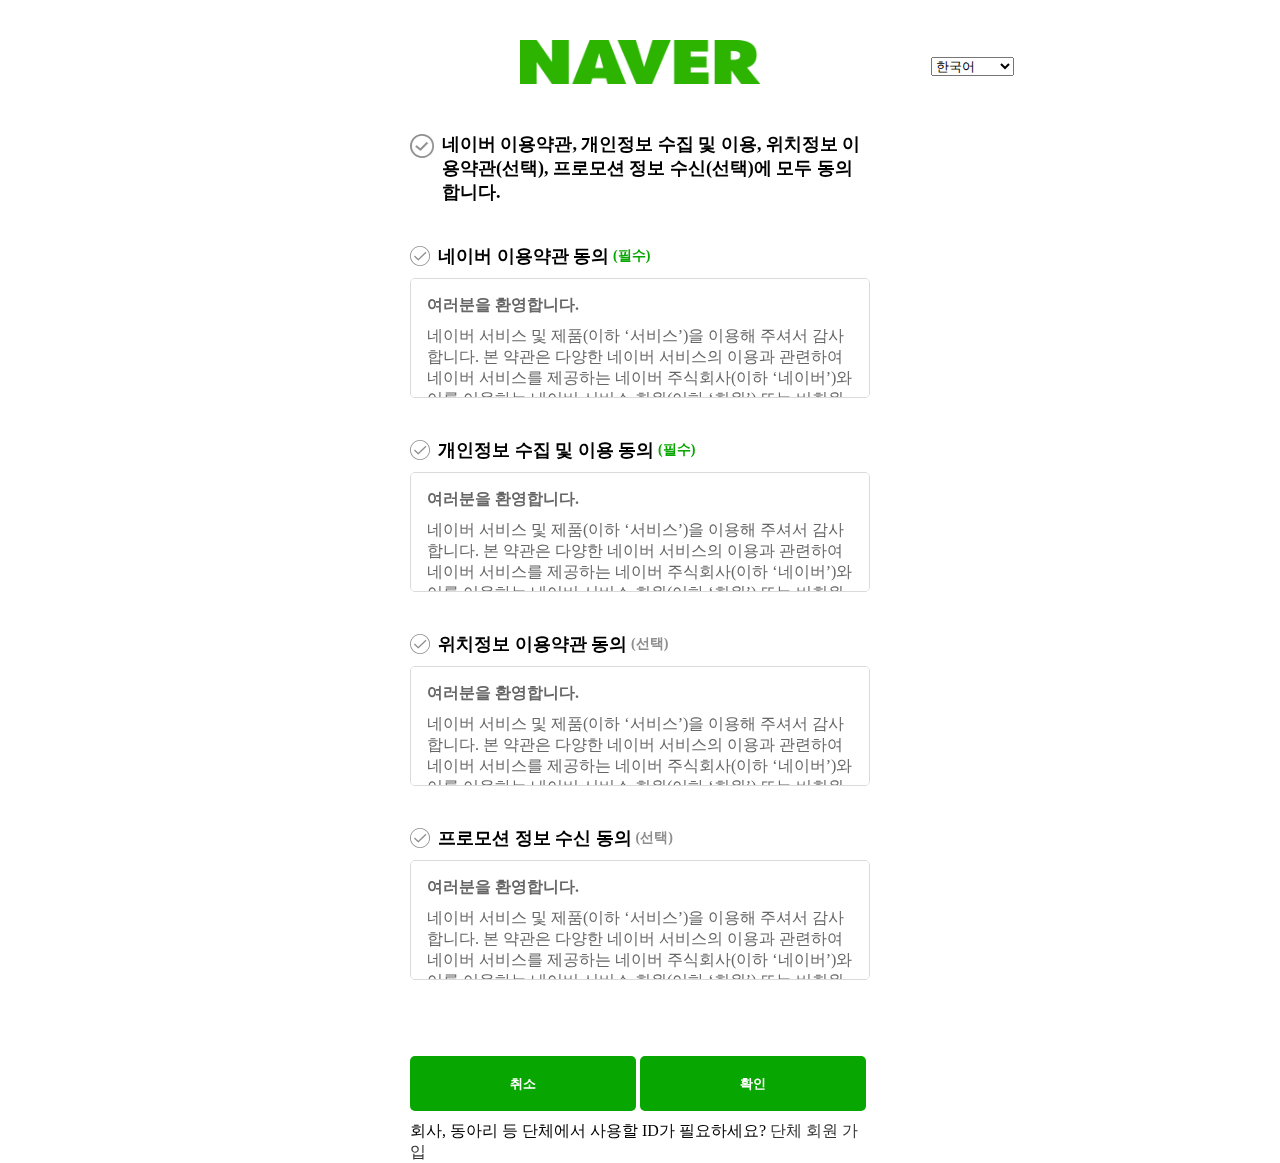
<file: naver/index.html>
<!DOCTYPE html>
<html lang="ko">
<head>
  <meta charset="UTF-8">
  <meta http-equiv="X-UA-Compatible" content="IE=edge">
  <meta name="viewport" content="width=device-width, initial-scale=1.0">
  <title>네이버 회원가입</title>
  <link rel="stylesheet" href="./style.css">
  <script src="https://code.jquery.com/jquery-3.6.0.min.js"></script>
</head>
<body>
  <div class="wrapper">
    <header class="global-header">
      <h1 class="logo">
        <a href="https://www.naver.com/">
          <img src="./images/logo.png" alt="logo">
        </a>
      </h1>
      <div class="lang">
        <select>
          <option>한국어</option>
          <option>English</option>
          <option>中文(简体)</option>
          <option>中文(台灣)</option>
        </select>
      </div>
    </header>

    <section class="join-form">
      <form id="form1" action="./join.html">
        <div class="total">
          <label>
            <input type="checkbox">
            <div class="checkbox-img"></div>
            <p>네이버 이용약관, 개인정보 수집 및 이용, 위치정보 이용약관(선택), 프로모션 정보 수신(선택)에 모두 동의합니다.</p>
          </label>
        </div>

        <div class="agree-list">
          <div class="agree req">
            <label>
              <input type="checkbox">
              <div class="checkbox-img"></div>
              <p>네이버 이용약관 동의<span class="text-primary">(필수)</span></p>
            </label>
            <div class="terms">
              <p><b>여러분을 환영합니다.</b></p>
              <p>
                네이버 서비스 및 제품(이하 ‘서비스’)을 이용해 주셔서 감사합니다. 본 약관은 다양한 네이버 서비스의 이용과 관련하여 네이버 서비스를 제공하는 네이버 주식회사(이하 ‘네이버’)와 이를
                이용하는 네이버 서비스 회원(이하 ‘회원’) 또는 비회원과의 관계를 설명하며, 아울러 여러분의 네이버 서비스 이용에 도움이 될 수 있는 유익한 정보를 포함하고 있습니다.
              </p>
              <p>
                네이버 서비스를 이용하시거나 네이버 서비스 회원으로 가입하실 경우 여러분은 본 약관 및 관련 운영 정책을 확인하거나 동의하게 되므로, 잠시 시간을 내시어 주의 깊게 살펴봐 주시기 바랍니다.
              </p>
              <p>다양한 네이버 서비스를 즐겨보세요.</p>
              <p>
                네이버는<a href="http://www.naver.com">www.naver.com</a>을 비롯한 네이버 도메인의 웹사이트 및 응용프로그램(어플리케이션, 앱)을 통해 정보 검색,
                다른 이용자와의 커뮤니케이션, 콘텐츠 제공, 상품 쇼핑 등 여러분의 생활에 편리함을 더할 수 있는 다양한 서비스를 제공하고 있습니다.
              </p>
              <p>
                여러분은 PC, 휴대폰 등 인터넷 이용이 가능한 각종 단말기를 통해 각양각색의 네이버 서비스를 자유롭게 이용하실 수 있으며, 개별 서비스들의 구체적인 내용은 각 서비스 상의 안내,
                공지사항,
                <a href="">네이버 웹고객센터(이하 ‘고객센터’)</a> 도움말 등에서 쉽게 확인하실 수 있습니다.
              </p>
              <p>
                네이버는 기본적으로 여러분 모두에게 동일한 내용의 서비스를 제공합니다. 다만, '청소년보호법' 등 관련 법령이나 기타 개별 서비스 제공에서의 특별한 필요에 의해서 연령 또는 일정한 등급을
                기준으로 이용자를 구분하여 제공하는 서비스의 내용, 이용 시간, 이용 횟수 등을 다르게 하는 등 일부 이용을 제한하는 경우가 있습니다. 자세한 내용은 역시 각 서비스 상의 안내,
                공지사항,고객센터 도움말 등에서 확인하실 수 있습니다.
              </p>
              <p>
                네이버 서비스에는 기본적으로 본 약관이 적용됩니다만 네이버가 다양한 서비스를 제공하는 과정에서 부득이 본 약관 외 별도의 약관, 운영정책 등을 적용하는 경우(예, 네이버페이, V LIVE
                등)가 있습니다. 그리고 네이버 계열사가 제공하는 특정 서비스의 경우에도(예, LINE, SNOW등) 해당 운영 회사가 정한 고유의 약관, 운영정책 등이 적용될 수 있습니다. 이러한 내용은
                각각의 해당 서비스 초기 화면에서 확인해 주시기 바랍니다.
              </p>
              <p>
                <b>
                  회원으로 가입하시면 네이버 서비스를 보다 편리하게 이용할 수 있습니다.
                </b>
              </p>
              <p>
                여러분은 본 약관을 읽고 동의하신 후 회원 가입을 신청하실 수 있으며, 네이버는 이에 대한 승낙을 통해 회원 가입 절차를 완료하고 여러분께 네이버 서비스 이용 계정(이하 ‘계정’)을
                부여합니다. 계정이란 회원이 네이버 서비스에 로그인한 이후 이용하는 각종 서비스 이용 이력을 회원 별로 관리하기 위해 설정한 회원 식별 단위를 말합니다. 회원은 자신의 계정을 통해 좀더
                다양한 네이버 서비스를 보다 편리하게 이용할 수 있습니다. 이와 관련한 상세한 내용은 계정 운영정책 및 고객센터 내 <a href="#">네이버 회원가입 방법</a> 등에서 확인해 주세요.
              </p>
              <p>
                네이버는 단체에 속한 여러 구성원들이 공동의 계정으로 네이버 서비스를 함께 이용할 수 있도록 단체회원 계정도 부여하고 있습니다. 단체회원 구성원들은 하나의 계정 및 아이디(ID)를 공유하되
                각자 개별적으로 설정한 비밀번호를 입력하여 계정에 로그인하고 각종 서비스를 이용하게 됩니다. 단체회원은 관리자와 멤버로 구성되며, 관리자는 구성원 전부로부터 권한을 위임 받아 단체회원을
                대표하고 단체회원 계정을 운용합니다.
              </p>
              <p>
                따라서 관리자는 단체회원 계정을 통해 별도 약관 또는 기존 약관 개정에 대해 동의하거나 단체회원에서 탈퇴할 수 있고, 멤버들의 단체회원 계정 로그인 방법 및 이를 통한 게시물 게재 등 네이버
                서비스 이용을 관리(게시물 삭제 포함)할 수 있습니다. 본 약관에서 규정한 사항은 원칙적으로 구성원 모두에게 적용되며, 각각의 구성원은 다른 구성원들의 단체회원 계정 및 아이디(ID)를 통한
                서비스 이용에 관해 연대책임을 부담합니다.
              </p>
              <p>
                단체회원 계정 사용에서의 관리자, 멤버 등의 권한 및 (공동)책임에 관한 사항 등은 계정 운영정책 및 고객센터 내 <a href="">네이버 단체회원(단체 아이디) 소개</a> 등에서 확인해
                주시기 바랍니다.
              </p>
              <p>여러분이 제공한 콘텐츠를 소중히 다룰 것입니다.</p>
              <p>
                네이버는 여러분이 게재한 게시물이 네이버 서비스를 통해 다른 이용자들에게 전달되어 우리 모두의 삶을 더욱 풍요롭게 해줄 것을 기대합니다. 게시물은 여러분이 타인 또는 자신이 보게 할
                목적으로 네이버 서비스 상에 게재한 부호, 문자, 음성, 음향, 그림, 사진, 동영상, 링크 등으로 구성된 각종 콘텐츠 자체 또는 파일을 말합니다.
              </p>
              <p>
                네이버는 여러분의 생각과 감정이 표현된 콘텐츠를 소중히 보호할 것을 약속 드립니다. 여러분이 제작하여 게재한 게시물에 대한 지식재산권 등의 권리는 당연히 여러분에게 있습니다.
              </p>
              <p>
                한편, 네이버 서비스를 통해 여러분이 게재한 게시물을 적법하게 제공하려면 해당 콘텐츠에 대한 저장, 복제, 수정, 공중 송신, 전시, 배포, 2차적 저작물 작성(단, 번역에 한함) 등의
                이용 권한(기한과 지역 제한에 정함이 없으며, 별도 대가 지급이 없는 라이선스)이 필요합니다.
              </p>
              <p>
                게시물 게재로 여러분은 네이버에게 그러한 권한을 부여하게 되므로, 여러분은 이에 필요한 권리를 보유하고 있어야 합니다.
              </p>
              <p>
                네이버는 여러분이 부여해 주신 콘텐츠 이용 권한을 저작권법 등 관련 법령에서 정하는 바에 따라 네이버 서비스 내 노출, 서비스 홍보를 위한 활용, 서비스 운영, 개선 및 새로운 서비스
                개발을 위한 연구, 웹 접근성 등 법률상 의무 준수, 외부 사이트에서의 검색, 수집 및 링크 허용을 위해서만 제한적으로 행사할 것입니다.
              </p>
              <p>
                만약, 그 밖의 목적을 위해 부득이 여러분의 콘텐츠를 이용하고자 할 경우엔 사전에 여러분께 설명을 드리고 동의를 받도록 하겠습니다.
              </p>
              <p>
                또한 여러분이 제공한 소중한 콘텐츠는 네이버 서비스를 개선하고 새로운 네이버 서비스를 제공하기 위해 인공지능 분야 기술 등의 연구 개발 목적으로 네이버 및 네이버 계열사에서 사용될 수
                있습니다. 네이버는 지속적인 연구 개발을 통해 여러분께 좀 더 편리하고 유용한 서비스를 제공해 드릴 수 있도록 최선을 다하겠습니다.
              </p>
              <p>
                네이버는 여러분이 자신이 제공한 콘텐츠에 대한 네이버 또는 다른 이용자들의 이용 또는 접근을 보다 쉽게 관리할 수 있도록 다양한 수단을 제공하기 위해 노력하고 있습니다. 여러분은 네이버
                서비스 내에 콘텐츠 삭제, 비공개 등의 관리기능이 제공되는 경우 이를 통해 직접 타인의 이용 또는 접근을 통제할 수 있고, 고객센터를 통해서도 콘텐츠의 삭제, 비공개, 검색결과 제외 등의
                조치를 요청할 수 있습니다.
              </p>
              <p>
                다만, 일부 네이버 서비스의 경우 삭제, 비공개 등의 처리가 어려울 수 있으며, 이러한 내용은 각 서비스 상의 안내, 공지사항, 고객센터 도움말 등에서 확인해 주시길 부탁 드립니다.
              </p>
              <p><b>여러분의 개인정보를 소중히 보호합니다.</b></p>
              <p>
                네이버는 서비스의 원활한 제공을 위하여 회원이 동의한 목적과 범위 내에서만 개인정보를 수집∙이용하며, 개인정보 보호 관련 법령에 따라 안전하게 관리합니다. 네이버가 이용자 및 회원에 대해
                관련 개인정보를 안전하게 처리하기 위하여 기울이는 노력이나 기타 상세한 사항은 <a href="#">개인정보 처리방침</a>에서 확인하실 수 있습니다.
              </p>
              <p>
                네이버는 여러분이 서비스를 이용하기 위해 일정 기간 동안 로그인 혹은 접속한 기록이 없는 경우, 전자메일, 서비스 내 알림 또는 기타 적절한 전자적 수단을 통해 사전에 안내해 드린 후
                여러분의 정보를 파기하거나 분리 보관할 수 있으며, 만약 이로 인해 서비스 제공을 위해 필수적인 정보가 부족해질 경우 부득이 관련 서비스 이용계약을 해지할 수 있습니다.
              </p>
              <p><b>타인의 권리를 존중해 주세요.</b></p>
              <p>
                여러분이 무심코 게재한 게시물로 인해 타인의 저작권이 침해되거나 명예훼손 등 권리 침해가 발생할 수 있습니다. 네이버는 이에 대한 문제 해결을 위해 ‘정보통신망 이용촉진 및 정보보호 등에
                관한 법률’ 및 ‘저작권법’ 등을 근거로 권리침해 주장자의 요청에 따른 게시물 게시중단, 원 게시자의 이의신청에 따른 해당 게시물 게시 재개 등을 내용으로 하는 <a
                  href="">게시중단요청서비스</a>를 운영하고 있습니다. 보다 상세한 내용 및 절차는 고객센터 내 <a href="">게시중단요청서비스 소개</a>를 참고해 주세요.
              </p>
              <p>
                한편, 네이버 서비스를 통해 타인의 콘텐츠를 이용한다고 하여 여러분이 해당 콘텐츠에 대한 지식재산권을 보유하게 되는 것은 아닙니다. 여러분이 해당 콘텐츠를 자유롭게 이용하기 위해서는 그
                이용이 저작권법 등 관련 법률에 따라 허용되는 범위 내에 있거나, 해당 콘텐츠의 지식재산권자로부터 별도의 이용 허락을 받아야 하므로 각별한 주의가 필요합니다.
              </p>
              <p>
                네이버는 여러분이 네이버 서비스를 마음껏 이용할 수 있도록 여러분께 네이버 서비스에 수반되는 관련 소프트웨어 사용에 관한 이용 권한을 부여합니다. 이 경우 여러분의 자유로운 이용은 네이버가
                제시하는 이용 조건에 부합하는 범위 내에서만 허용되고, 이러한 권한은 양도가 불가능하며, 비독점적 조건 및 <a href="#">법적고지</a>가 적용된다는 점을 유의해 주세요.
              </p>
              <p><b>네이버에서 제공하는 다양한 포인트를 요긴하게 활용해 보세요.</b></p>
              <p>
                네이버는 여러분이 네이버 서비스를 효율적으로 이용할 수 있도록 포인트를 부여하고 있습니다. 포인트는 여러분의 일정한 네이버 서비스 이용과 연동하여 네이버가 임의로 책정하거나 조정하여 지급하는
                일정한 계산 단위를 갖는 서비스 상의 가상 데이터를 말합니다. 포인트는 재산적 가치가 없기 때문에 금전으로 환불 또는 전환할 수 없지만, 포인트의 많고 적음에 따라 여러분의 네이버 서비스
                이용에 영향을 주는 경우가 있으므로 경우에 따라 적절히 활용해 보세요.
              </p>
              <p>
                네이버는 네이버 서비스의 효율적 이용을 지원하거나 서비스 운영을 개선하기 위해 필요한 경우 사전에 여러분께 안내 드린 후 부득이 포인트의 일부 또는 전부를 조정할 수 있습니다. 그리고
                포인트는 네이버가 정한 기간에 따라 주기적으로 소멸할 수도 있으니 포인트가 부여되는 네이버 서비스 이용 시 유의해 주시기 바랍니다.
              </p>
              <p><b>네이버 서비스 이용과 관련하여 몇 가지 주의사항이 있습니다.</b></p>
              <p>
                네이버는 여러분이 네이버 서비스를 자유롭고 편리하게 이용할 수 있도록 최선을 다하고 있습니다. 다만, 여러분이 네이버 서비스를 보다 안전하게 이용하고 네이버 서비스에서 여러분과 타인의
                권리가 서로 존중되고 보호받으려면 여러분의 도움과 협조가 필요합니다. 여러분의 안전한 서비스 이용과 권리 보호를 위해 부득이 아래와 같은 경우 여러분의 게시물 게재나 네이버 서비스 이용이
                제한될 수 있으므로, 이에 대한 확인 및 준수를 요청 드립니다.
              </p>
              <ul>
                <li>
                  회원 가입 시 이름, 생년월일, 휴대전화번호 등의 정보를 허위로 기재해서는 안 됩니다. 회원 계정에 등록된 정보는 항상 정확한 최신 정보가 유지될 수 있도록 관리해 주세요. 자신의 계정을
                  다른 사람에게 판매, 양도, 대여 또는 담보로 제공하거나 다른 사람에게 그 사용을 허락해서는 안 됩니다. 아울러 자신의 계정이 아닌 타인의 계정을 무단으로 사용해서는 안 됩니다. 이에
                  관한 상세한 내용은 계정 운영정책을 참고해 주시기 바랍니다.
                </li>
                <li>
                  타인에 대해 직접적이고 명백한 신체적 위협을 가하는 내용의 게시물, 타인의 자해 행위 또는 자살을 부추기거나 권장하는 내용의 게시물, 타인의 신상정보, 사생활 등 비공개 개인정보를
                  드러내는 내용의 게시물, 타인을 지속적으로 따돌리거나 괴롭히는 내용의 게시물, 성매매를 제안, 알선, 유인 또는 강요하는 내용의 게시물, 공공 안전에 대해 직접적이고 심각한 위협을 가하는
                  내용의 게시물은 제한될 수 있습니다.
                </li>
                <li>
                  관련 법령상 금지되거나 형사처벌의 대상이 되는 행위를 수행하거나 이를 교사 또는 방조하는 등의 범죄 관련 직접적인 위험이 확인된 게시물, 관련 법령에서 홍보, 광고, 판매 등을 금지하고
                  있는 물건 또는 서비스를 홍보, 광고, 판매하는 내용의 게시물, 타인의 지식재산권 등을 침해하거나 모욕, 사생활 침해 또는 명예훼손 등 타인의 권리를 침해하는 내용이 확인된 게시물은
                  제한될 수 있습니다.
                </li>
                <li>
                  자극적이고 노골적인 성행위를 묘사하는 등 타인에게 성적 수치심을 유발시키거나 왜곡된 성 의식 등을 야기할 수 있는 내용의 게시물, 타인에게 잔혹감 또는 혐오감을 일으킬 수 있는 폭력적이고
                  자극적인 내용의 게시물, 본인 이외의 자를 사칭하거나 허위사실을 주장하는 등 타인을 기만하는 내용의 게시물, 과도한 욕설, 비속어 등을 계속하여 반복적으로 사용하여 심한 혐오감 또는
                  불쾌감을 일으키는 내용의 게시물은 제한될 수 있습니다.
                </li>
                <li>
                  자동화된 수단을 활용하는 등 네이버 서비스의 기능을 비정상적으로 이용하여 게재된 게시물, 네이버 각 개별 서비스의 제공 취지와 부합하지 않는 내용의 게시물은 다른 이용자들의 정상적인
                  네이버 서비스 이용에 불편을 초래하고 더 나아가 네이버의 원활한 서비스 제공을 방해하므로 역시 제한될 수 있습니다. 기타 제한되는 게시물에 관한 상세한 내용은 게시물 운영정책 및 각 개별
                  서비스에서의 약관, 운영정책 등을 참고해 주시기 바랍니다.
                </li>
                <li>
                  네이버의 사전 허락 없이 자동화된 수단(예: 매크로 프로그램, 로봇(봇), 스파이더, 스크래퍼 등)을 이용하여 네이버 서비스 회원으로 가입을 시도 또는 가입하거나, 네이버 서비스에
                  로그인을 시도 또는 로그인하거나, 네이버 서비스 상에 게시물을 게재하거나, 네이버 서비스를 통해 커뮤니케이션하거나(예: 전자메일, 쪽지 등), 네이버 서비스에 게재된 회원의
                  아이디(ID), 게시물 등을 수집하거나, 네이버 검색 서비스에서 특정 질의어로 검색하거나 혹은 그 검색결과에서 특정 검색결과를 선택(이른바 ‘클릭’)하는 등 이용자(사람)의 실제 이용을
                  전제로 하는
                  네이버 서비스의 제공 취지에 부합하지 않는 방식으로 네이버 서비스를 이용하거나 이와 같은 네이버 서비스에 대한 어뷰징(남용) 행위를 막기 위한 네이버의 기술적 조치를 무력화하려는 일체의
                  행위(예: IP를 지속적으로 바꿔가며 접속하는 행위, Captcha를 외부 솔루션 등을 통해 우회하거나 무력화 하는 행위 등)를 시도해서는 안 됩니다.
                </li>
                <li>
                  네이버의 동의 없이 자동화된 수단에 의해 네이버 서비스 상에 광고가 게재되는 영역 또는 그 밖의 영역에 부호, 문자, 음성, 음향, 그림, 사진, 동영상, 링크 등으로 구성된 각종 콘텐츠
                  자체 또는 파일을 삽입해서는 안됩니다. 또한, 네이버 서비스 또는 이에 포함된 소프트웨어를 복사, 수정할 수 없으며, 이를 판매, 양도, 대여 또는 담보로 제공하거나 타인에게 그 이용을
                  허락해서는 안 됩니다. 네이버 서비스에 포함된 소프트웨어를 역 설계, 소스코드 추출 시도, 복제, 분해, 모방, 기타 변형하는 등의 행위도 금지됩니다(다만, 오픈소스에 해당되는 경우 그
                  자체 조건에 따릅니다). 그 밖에 바이러스나 기타 악성 코드를 업로드하거나 네이버 서비스의 원활한 운영을 방해할 목적으로 서비스 기능을 비정상적으로 이용하는 행위 역시 금지됩니다.
                </li>
              </ul>

              <p>
                네이버는 본 약관의 범위 내에서 게시물 운영정책, 각 개별 서비스에서의 약관 또는 운영정책, 각 서비스 상의 안내, 공지사항, 고객센터 도움말 등을 두어, 여러분에게 안정적이고 원활한 서비스
                이용이 가능하도록 지원하고 있습니다. 각 세부 정책에는 여러분이 참고할 수 있도록 보다 구체적인 유의사항을 포함하고 있으니, 본 약관 본문 및 구성 페이지 상의 링크 등을 통해 이를 확인해
                주시기 바랍니다.
              </p>
              <p><b>부득이 서비스 이용을 제한할 경우 합리적인 절차를 준수합니다.</b></p>
              <p>
                네이버는 다양한 정보와 의견이 담긴 여러분의 콘텐츠를 소중히 다룰 것을 약속 드립니다만, 여러분이 게재한 게시물이 관련 법령, 본 약관, 게시물 운영정책, 각 개별 서비스에서의 약관,
                운영정책 등에 위배되는 경우, 부득이 이를 비공개 또는 삭제 처리하거나 게재를 거부할 수 있습니다. 다만, 이것이 네이버가 모든 콘텐츠를 검토할 의무가 있다는 것을 의미하지는 않습니다.
              </p>
              <p>
                또한 여러분이 관련 법령, 본 약관, 계정 및 게시물 운영정책, 각 개별 서비스에서의 약관, 운영정책 등을 준수하지 않을 경우, 네이버는 여러분의 관련 행위 내용을 확인할 수 있으며, 그
                확인 결과에 따라 네이버 서비스 이용에 대한 주의를 당부하거나, 네이버 서비스 이용을 일부 또는 전부, 일시 또는 영구히 정지시키는 등 그 이용을 제한할 수 있습니다. 한편, 이러한 이용
                제한에도 불구하고 더 이상 네이버 서비스 이용계약의 온전한 유지를 기대하기 어려운 경우엔 부득이 여러분과의 이용계약을 해지할 수 있습니다.
              </p>
              <p>
                부득이 여러분의 서비스 이용을 제한해야 할 경우 명백한 법령 위반이나 타인의 권리침해로서 긴급한 위험 또는 피해 차단이 요구되는 사안 외에는 위와 같은 단계적 서비스 이용제한 원칙을 준수
                하겠습니다. 명백한 법령 위반 등을 이유로 부득이 서비스 이용을 즉시 영구 정지시키는 경우 서비스 이용을 통해 획득한 포인트 및 기타 혜택 등은 모두 소멸되고 이에 대해 별도로 보상하지
                않으므로 유의해 주시기 바랍니다. 서비스 이용 제한의 조건, 세부 내용 등은 계정 운영정책 및 각 개별 서비스에서의 운영정책을 참고하시기 바랍니다.
              </p>
              <p><b>네이버의 잘못은 네이버가 책임집니다.</b></p>
              <p>
                네이버는 여러분이 네이버 서비스를 이용함에 있어 네이버의 고의 또는 과실로 인하여 손해를 입게 될 경우 관련 법령에 따라 여러분의 손해를 배상합니다. 다만, 천재지변 또는 이에 준하는
                불가항력으로 인하여 네이버가 서비스를 제공할 수 없거나 이용자의 고의 또는 과실로 인하여 서비스를 이용할 수 없어 발생한 손해에 대해서 네이버는 책임을 부담하지 않습니다.
              </p>
              <p>
                그리고 네이버가 손해배상책임을 부담하는 경우에도 통상적으로 예견이 불가능하거나 특별한 사정으로 인한 특별 손해 또는 간접 손해, 기타 징벌적 손해에 대해서는 관련 법령에 특별한 규정이 없는
                한 책임을 부담하지 않습니다.
              </p>
              <p>
                한편, 네이버 서비스를 매개로 한 여러분과 다른 회원 간 또는 여러분과 비회원 간의 의견 교환, 거래 등에서 발생한 손해나 여러분이 서비스 상에 게재된 타인의 게시물 등의 콘텐츠를
                신뢰함으로써 발생한 손해에 대해서도 네이버는 특별한 사정이 없는 한 이에 대해 책임을 부담하지 않습니다.
              </p>
              <p><b>언제든지 네이버 서비스 이용계약을 해지하실 수 있습니다.</b></p>
              <p>
                네이버에게는 참 안타까운 일입니다만, 회원은 언제든지 네이버 서비스 이용계약 해지를 신청하여 회원에서 탈퇴할 수 있으며, 이 경우 네이버는 관련 법령 등이 정하는 바에 따라 이를 지체 없이
                처리하겠습니다.
              </p>
              <p>
                네이버 서비스 이용계약이 해지되면, 관련 법령 및 개인정보처리방침에 따라 네이버가 해당 회원의 정보를 보유할 수 있는 경우를 제외하고, 해당 회원 계정에 부속된 게시물 일체를 포함한 회원의
                모든 데이터는 소멸됨과 동시에 복구할 수 없게 됩니다. 다만, 이 경우에도 다른 회원이 별도로 담아갔거나 스크랩한 게시물과 공용 게시판에 등록한 댓글 등의 게시물은 삭제되지 않으므로 반드시
                해지 신청 이전에 삭제하신 후 탈퇴하시기 바랍니다.
              </p>
              <p><b>일부 네이버 서비스에는 광고가 포함되어 있습니다.</b></p>
              <p>
                여러분이 다양한 네이버 서비스를 이용하다 보면 간혹 일부 개별 서비스에 광고가 포함된 경우가 있습니다. 네이버 서비스를 이용하면서 발생할 수 있는 데이터 통신요금은 가입하신 통신사업자와의
                이용계약에 따라 여러분이 부담하며, 포함된 광고 열람으로 인해 추가적으로 발생하는 비용 역시 여러분이 부담합니다.
              </p>
              <p>
                원하는 네이버 서비스를 이용하기 위해 원하지 않는 광고를 봐야 하는 경우가 있습니다. 이는 여러분에게 제공하는 더
                나아가 네이버가 연구 개발에 투자하여 더 나은 서비스를 제공할 수 있는 기반이 됩니다. 최근 타사의 일부 서비스들이 광고 없는 서비스 이용을 강조하며 주된 서비스를 유료로 제공하고 있는
                관행이 이를 뒷받침합니다.
              </p>
              <p>
                네이버는 여러분의 본의 아닌 불편이나 부담이 최소화될 수 있는 방법에 대해 항상 고민하고 개선해 나가겠습니다.
              </p>
              <p><b>서비스 중단 또는 변경 시 꼭 알려드리겠습니다.</b></p>
              <p>
                네이버는 연중 무휴, 1일 24시간 안정적으로 서비스를 제공하기 위해 최선을 다하고 있습니다만, 컴퓨터, 서버 등 정보통신설비의 보수점검, 교체 또는 고장, 통신두절 등 운영상 상당한 이유가
                있는 경우 부득이 서비스의 전부 또는 일부를 중단할 수 있습니다.
              </p>
              <p>
                한편, 네이버는 서비스 운영 또는 개선을 위해 상당한 필요성이 있는 경우 서비스의 전부 또는 일부를 수정, 변경 또는 종료할 수 있습니다. 무료로 제공되는 서비스의 전부 또는 일부를 수정,
                변경 또는 종료하게 된 경우 관련 법령에 특별한 규정이 없는 한 별도의 보상을 하지 않습니다.
              </p>
              <p>
                이 경우 네이버는 예측 가능한 경우 상당기간 전에 이를 안내하며, 만약 예측 불가능한 경우라면 사후 지체 없이 상세히 설명하고 안내 드리겠습니다. 또한 서비스 중단의 경우에는 여러분 자신의
                콘텐츠를 백업할 수 있도록 합리적이고 충분한 기회를 제공하도록 하겠습니다.
              </p>
              <p><b>주요 사항을 잘 안내하고 여러분의 소중한 의견에 귀 기울이겠습니다.</b></p>
              <p>
                네이버는 서비스 이용에 필요한 주요사항을 적시에 잘 안내해 드릴 수 있도록 힘쓰겠습니다. 회원에게 통지를 하는 경우 전자메일, 서비스 내 알림 또는 기타 적절한 전자적 수단을 통해 개별적으로
                알려 드릴 것이며, 다만 회원 전체에 대한 통지가 필요할 경우엔 7일 이상 <a href="http://www.naver.com">www.naver.com</a>을 비롯한 네이버 도메인의
                웹사이트 및 응용프로그램(어플리케이션, 앱) 초기 화면 또는 공지사항 등에 관련 내용을 게시하도록 하겠습니다.
              </p>
              <p>
                네이버는 여러분의 소중한 의견에 귀 기울이겠습니다. 여러분은 언제든지 고객센터를 통해 서비스 이용과 관련된 의견이나 개선사항을 전달할 수 있으며, 네이버는 합리적 범위 내에서 가능한 그
                처리과정 및 결과를 여러분께 전달할 수 있도록 하겠습니다.
              </p>
              <p><b>여러분이 쉽게 알 수 있도록 약관 및 운영정책을 게시하며 사전 공지 후 개정합니다.</b></p>
              <p>네이버는 본 약관의 내용을 여러분이 쉽게 확인할 수 있도록 서비스 초기 화면에 게시하고 있습니다.</p>
              <p>
                네이버는 수시로 본 약관, 계정 및 게시물 운영정책을 개정할 수 있습니다만, 관련 법령을 위배하지 않는 범위 내에서 개정할 것이며, 사전에 그 개정 이유와 적용 일자를 서비스 내에 알리도록
                하겠습니다. 또한 여러분에게 불리할 수 있는 중대한 내용의 약관 변경의 경우에는 최소 30일 이전에 해당 서비스 내 공지하고 별도의 전자적 수단(전자메일, 서비스 내 알림 등)을 통해
                개별적으로 알릴 것입니다.
              </p>
              <p>
                네이버는 변경된 약관을 게시한 날로부터 효력이 발생되는 날까지 약관 변경에 대한 여러분의 의견을 기다립니다. 위 기간이 지나도록 여러분의 의견이 네이버에 접수되지 않으면, 여러분이 변경된
                약관에 따라 서비스를 이용하는 데에 동의하는 것으로 간주됩니다. 네이버로서는 매우 안타까운 일이지만, 여러분이 변경된 약관에 동의하지 않는 경우 변경된 약관의 적용을 받는 해당 서비스의
                제공이 더 이상 불가능하게 될 수 있습니다.
              </p>
              <p>
                네이버 서비스에는 기본적으로 본 약관이 적용됩니다만, 부득이 각 개별 서비스의 고유한 특성을 반영하기 위해 본 약관 외 별도의 약관, 운영정책이 추가로 적용될 때가 있습니다. 따라서 별도의
                약관, 운영정책에서 그 개별 서비스 제공에 관하여 본 약관, 계정 및 게시물 운영정책과 다르게 정한 경우에는 별도의 약관, 운영정책이 우선하 적용됩니다. 이러한 내용은 각각의 개별 서비스
                초기 화면에서 확인해 주시기 바랍니다.
              </p>
              <p>
                본 약관은 한국어를 정본으로 합니다. 본 약관 또는 네이버 서비스와 관련된 여러분과 네이버와의 관계에는 대한민국의 법령이 적용됩니다. 그리고 본 약관 또는 네이버 서비스와 관련하여 여러분과
                네이버 사이에 분쟁이 발생할 경우, 그 분쟁의 처리는 대한민국 '민사소송법'에서 정한 절차를 따릅니다.
              </p>
              <ul>
                <li>공지 일자: 2023년 01월 25일</li>
                <li>적용 일자: 2023년 01월 25일</li>
              </ul>
              <p>
                네이버 서비스와 관련하여 궁금하신 사항이 있으시면 <a href="#">고객센터</a>(대표번호: 1588 – 3820/ 평일 09:00~18:00)로 문의 주시기 바랍니다.
              </p>
            </div>
          </div>
          <div class="agree req">
            <label>
              <input type="checkbox">
              <div class="checkbox-img"></div>
              <p>개인정보 수집 및 이용 동의<span class="text-primary">(필수)</span></p>
            </label>
            <div class="terms">
              <p><b>여러분을 환영합니다.</b></p>
              <p>
                네이버 서비스 및 제품(이하 ‘서비스’)을 이용해 주셔서 감사합니다. 본 약관은 다양한 네이버 서비스의 이용과 관련하여 네이버 서비스를 제공하는 네이버 주식회사(이하 ‘네이버’)와 이를
                이용하는 네이버 서비스 회원(이하 ‘회원’) 또는 비회원과의 관계를 설명하며, 아울러 여러분의 네이버 서비스 이용에 도움이 될 수 있는 유익한 정보를 포함하고 있습니다.
              </p>
              <p>
                네이버 서비스를 이용하시거나 네이버 서비스 회원으로 가입하실 경우 여러분은 본 약관 및 관련 운영 정책을 확인하거나 동의하게 되므로, 잠시 시간을 내시어 주의 깊게 살펴봐 주시기 바랍니다.
              </p>
              <p>다양한 네이버 서비스를 즐겨보세요.</p>
              <p>
                네이버는<a href="http://www.naver.com">www.naver.com</a>을 비롯한 네이버 도메인의 웹사이트 및 응용프로그램(어플리케이션, 앱)을 통해 정보 검색,
                다른 이용자와의 커뮤니케이션, 콘텐츠 제공, 상품 쇼핑 등 여러분의 생활에 편리함을 더할 수 있는 다양한 서비스를 제공하고 있습니다.
              </p>
              <p>
                여러분은 PC, 휴대폰 등 인터넷 이용이 가능한 각종 단말기를 통해 각양각색의 네이버 서비스를 자유롭게 이용하실 수 있으며, 개별 서비스들의 구체적인 내용은 각 서비스 상의 안내,
                공지사항,
                <a href="">네이버 웹고객센터(이하 ‘고객센터’)</a> 도움말 등에서 쉽게 확인하실 수 있습니다.
              </p>
              <p>
                네이버는 기본적으로 여러분 모두에게 동일한 내용의 서비스를 제공합니다. 다만, '청소년보호법' 등 관련 법령이나 기타 개별 서비스 제공에서의 특별한 필요에 의해서 연령 또는 일정한 등급을
                기준으로 이용자를 구분하여 제공하는 서비스의 내용, 이용 시간, 이용 횟수 등을 다르게 하는 등 일부 이용을 제한하는 경우가 있습니다. 자세한 내용은 역시 각 서비스 상의 안내,
                공지사항,고객센터 도움말 등에서 확인하실 수 있습니다.
              </p>
              <p>
                네이버 서비스에는 기본적으로 본 약관이 적용됩니다만 네이버가 다양한 서비스를 제공하는 과정에서 부득이 본 약관 외 별도의 약관, 운영정책 등을 적용하는 경우(예, 네이버페이, V LIVE
                등)가 있습니다. 그리고 네이버 계열사가 제공하는 특정 서비스의 경우에도(예, LINE, SNOW등) 해당 운영 회사가 정한 고유의 약관, 운영정책 등이 적용될 수 있습니다. 이러한 내용은
                각각의 해당 서비스 초기 화면에서 확인해 주시기 바랍니다.
              </p>
              <p>
                <b>
                  회원으로 가입하시면 네이버 서비스를 보다 편리하게 이용할 수 있습니다.
                </b>
              </p>
              <p>
                여러분은 본 약관을 읽고 동의하신 후 회원 가입을 신청하실 수 있으며, 네이버는 이에 대한 승낙을 통해 회원 가입 절차를 완료하고 여러분께 네이버 서비스 이용 계정(이하 ‘계정’)을
                부여합니다. 계정이란 회원이 네이버 서비스에 로그인한 이후 이용하는 각종 서비스 이용 이력을 회원 별로 관리하기 위해 설정한 회원 식별 단위를 말합니다. 회원은 자신의 계정을 통해 좀더
                다양한 네이버 서비스를 보다 편리하게 이용할 수 있습니다. 이와 관련한 상세한 내용은 계정 운영정책 및 고객센터 내 <a href="#">네이버 회원가입 방법</a> 등에서 확인해 주세요.
              </p>
              <p>
                네이버는 단체에 속한 여러 구성원들이 공동의 계정으로 네이버 서비스를 함께 이용할 수 있도록 단체회원 계정도 부여하고 있습니다. 단체회원 구성원들은 하나의 계정 및 아이디(ID)를 공유하되
                각자 개별적으로 설정한 비밀번호를 입력하여 계정에 로그인하고 각종 서비스를 이용하게 됩니다. 단체회원은 관리자와 멤버로 구성되며, 관리자는 구성원 전부로부터 권한을 위임 받아 단체회원을
                대표하고 단체회원 계정을 운용합니다.
              </p>
              <p>
                따라서 관리자는 단체회원 계정을 통해 별도 약관 또는 기존 약관 개정에 대해 동의하거나 단체회원에서 탈퇴할 수 있고, 멤버들의 단체회원 계정 로그인 방법 및 이를 통한 게시물 게재 등 네이버
                서비스 이용을 관리(게시물 삭제 포함)할 수 있습니다. 본 약관에서 규정한 사항은 원칙적으로 구성원 모두에게 적용되며, 각각의 구성원은 다른 구성원들의 단체회원 계정 및 아이디(ID)를 통한
                서비스 이용에 관해 연대책임을 부담합니다.
              </p>
              <p>
                단체회원 계정 사용에서의 관리자, 멤버 등의 권한 및 (공동)책임에 관한 사항 등은 계정 운영정책 및 고객센터 내 <a href="">네이버 단체회원(단체 아이디) 소개</a> 등에서 확인해
                주시기 바랍니다.
              </p>
              <p>여러분이 제공한 콘텐츠를 소중히 다룰 것입니다.</p>
              <p>
                네이버는 여러분이 게재한 게시물이 네이버 서비스를 통해 다른 이용자들에게 전달되어 우리 모두의 삶을 더욱 풍요롭게 해줄 것을 기대합니다. 게시물은 여러분이 타인 또는 자신이 보게 할
                목적으로 네이버 서비스 상에 게재한 부호, 문자, 음성, 음향, 그림, 사진, 동영상, 링크 등으로 구성된 각종 콘텐츠 자체 또는 파일을 말합니다.
              </p>
              <p>
                네이버는 여러분의 생각과 감정이 표현된 콘텐츠를 소중히 보호할 것을 약속 드립니다. 여러분이 제작하여 게재한 게시물에 대한 지식재산권 등의 권리는 당연히 여러분에게 있습니다.
              </p>
              <p>
                한편, 네이버 서비스를 통해 여러분이 게재한 게시물을 적법하게 제공하려면 해당 콘텐츠에 대한 저장, 복제, 수정, 공중 송신, 전시, 배포, 2차적 저작물 작성(단, 번역에 한함) 등의
                이용 권한(기한과 지역 제한에 정함이 없으며, 별도 대가 지급이 없는 라이선스)이 필요합니다.
              </p>
              <p>
                게시물 게재로 여러분은 네이버에게 그러한 권한을 부여하게 되므로, 여러분은 이에 필요한 권리를 보유하고 있어야 합니다.
              </p>
              <p>
                네이버는 여러분이 부여해 주신 콘텐츠 이용 권한을 저작권법 등 관련 법령에서 정하는 바에 따라 네이버 서비스 내 노출, 서비스 홍보를 위한 활용, 서비스 운영, 개선 및 새로운 서비스
                개발을 위한 연구, 웹 접근성 등 법률상 의무 준수, 외부 사이트에서의 검색, 수집 및 링크 허용을 위해서만 제한적으로 행사할 것입니다.
              </p>
              <p>
                만약, 그 밖의 목적을 위해 부득이 여러분의 콘텐츠를 이용하고자 할 경우엔 사전에 여러분께 설명을 드리고 동의를 받도록 하겠습니다.
              </p>
              <p>
                또한 여러분이 제공한 소중한 콘텐츠는 네이버 서비스를 개선하고 새로운 네이버 서비스를 제공하기 위해 인공지능 분야 기술 등의 연구 개발 목적으로 네이버 및 네이버 계열사에서 사용될 수
                있습니다. 네이버는 지속적인 연구 개발을 통해 여러분께 좀 더 편리하고 유용한 서비스를 제공해 드릴 수 있도록 최선을 다하겠습니다.
              </p>
              <p>
                네이버는 여러분이 자신이 제공한 콘텐츠에 대한 네이버 또는 다른 이용자들의 이용 또는 접근을 보다 쉽게 관리할 수 있도록 다양한 수단을 제공하기 위해 노력하고 있습니다. 여러분은 네이버
                서비스 내에 콘텐츠 삭제, 비공개 등의 관리기능이 제공되는 경우 이를 통해 직접 타인의 이용 또는 접근을 통제할 수 있고, 고객센터를 통해서도 콘텐츠의 삭제, 비공개, 검색결과 제외 등의
                조치를 요청할 수 있습니다.
              </p>
              <p>
                다만, 일부 네이버 서비스의 경우 삭제, 비공개 등의 처리가 어려울 수 있으며, 이러한 내용은 각 서비스 상의 안내, 공지사항, 고객센터 도움말 등에서 확인해 주시길 부탁 드립니다.
              </p>
              <p><b>여러분의 개인정보를 소중히 보호합니다.</b></p>
              <p>
                네이버는 서비스의 원활한 제공을 위하여 회원이 동의한 목적과 범위 내에서만 개인정보를 수집∙이용하며, 개인정보 보호 관련 법령에 따라 안전하게 관리합니다. 네이버가 이용자 및 회원에 대해
                관련 개인정보를 안전하게 처리하기 위하여 기울이는 노력이나 기타 상세한 사항은 <a href="#">개인정보 처리방침</a>에서 확인하실 수 있습니다.
              </p>
              <p>
                네이버는 여러분이 서비스를 이용하기 위해 일정 기간 동안 로그인 혹은 접속한 기록이 없는 경우, 전자메일, 서비스 내 알림 또는 기타 적절한 전자적 수단을 통해 사전에 안내해 드린 후
                여러분의 정보를 파기하거나 분리 보관할 수 있으며, 만약 이로 인해 서비스 제공을 위해 필수적인 정보가 부족해질 경우 부득이 관련 서비스 이용계약을 해지할 수 있습니다.
              </p>
              <p><b>타인의 권리를 존중해 주세요.</b></p>
              <p>
                여러분이 무심코 게재한 게시물로 인해 타인의 저작권이 침해되거나 명예훼손 등 권리 침해가 발생할 수 있습니다. 네이버는 이에 대한 문제 해결을 위해 ‘정보통신망 이용촉진 및 정보보호 등에
                관한 법률’ 및 ‘저작권법’ 등을 근거로 권리침해 주장자의 요청에 따른 게시물 게시중단, 원 게시자의 이의신청에 따른 해당 게시물 게시 재개 등을 내용으로 하는 <a
                  href="">게시중단요청서비스</a>를 운영하고 있습니다. 보다 상세한 내용 및 절차는 고객센터 내 <a href="">게시중단요청서비스 소개</a>를 참고해 주세요.
              </p>
              <p>
                한편, 네이버 서비스를 통해 타인의 콘텐츠를 이용한다고 하여 여러분이 해당 콘텐츠에 대한 지식재산권을 보유하게 되는 것은 아닙니다. 여러분이 해당 콘텐츠를 자유롭게 이용하기 위해서는 그
                이용이 저작권법 등 관련 법률에 따라 허용되는 범위 내에 있거나, 해당 콘텐츠의 지식재산권자로부터 별도의 이용 허락을 받아야 하므로 각별한 주의가 필요합니다.
              </p>
              <p>
                네이버는 여러분이 네이버 서비스를 마음껏 이용할 수 있도록 여러분께 네이버 서비스에 수반되는 관련 소프트웨어 사용에 관한 이용 권한을 부여합니다. 이 경우 여러분의 자유로운 이용은 네이버가
                제시하는 이용 조건에 부합하는 범위 내에서만 허용되고, 이러한 권한은 양도가 불가능하며, 비독점적 조건 및 <a href="#">법적고지</a>가 적용된다는 점을 유의해 주세요.
              </p>
              <p><b>네이버에서 제공하는 다양한 포인트를 요긴하게 활용해 보세요.</b></p>
              <p>
                네이버는 여러분이 네이버 서비스를 효율적으로 이용할 수 있도록 포인트를 부여하고 있습니다. 포인트는 여러분의 일정한 네이버 서비스 이용과 연동하여 네이버가 임의로 책정하거나 조정하여 지급하는
                일정한 계산 단위를 갖는 서비스 상의 가상 데이터를 말합니다. 포인트는 재산적 가치가 없기 때문에 금전으로 환불 또는 전환할 수 없지만, 포인트의 많고 적음에 따라 여러분의 네이버 서비스
                이용에 영향을 주는 경우가 있으므로 경우에 따라 적절히 활용해 보세요.
              </p>
              <p>
                네이버는 네이버 서비스의 효율적 이용을 지원하거나 서비스 운영을 개선하기 위해 필요한 경우 사전에 여러분께 안내 드린 후 부득이 포인트의 일부 또는 전부를 조정할 수 있습니다. 그리고
                포인트는 네이버가 정한 기간에 따라 주기적으로 소멸할 수도 있으니 포인트가 부여되는 네이버 서비스 이용 시 유의해 주시기 바랍니다.
              </p>
              <p><b>네이버 서비스 이용과 관련하여 몇 가지 주의사항이 있습니다.</b></p>
              <p>
                네이버는 여러분이 네이버 서비스를 자유롭고 편리하게 이용할 수 있도록 최선을 다하고 있습니다. 다만, 여러분이 네이버 서비스를 보다 안전하게 이용하고 네이버 서비스에서 여러분과 타인의
                권리가 서로 존중되고 보호받으려면 여러분의 도움과 협조가 필요합니다. 여러분의 안전한 서비스 이용과 권리 보호를 위해 부득이 아래와 같은 경우 여러분의 게시물 게재나 네이버 서비스 이용이
                제한될 수 있으므로, 이에 대한 확인 및 준수를 요청 드립니다.
              </p>
              <ul>
                <li>
                  회원 가입 시 이름, 생년월일, 휴대전화번호 등의 정보를 허위로 기재해서는 안 됩니다. 회원 계정에 등록된 정보는 항상 정확한 최신 정보가 유지될 수 있도록 관리해 주세요. 자신의 계정을
                  다른 사람에게 판매, 양도, 대여 또는 담보로 제공하거나 다른 사람에게 그 사용을 허락해서는 안 됩니다. 아울러 자신의 계정이 아닌 타인의 계정을 무단으로 사용해서는 안 됩니다. 이에
                  관한 상세한 내용은 계정 운영정책을 참고해 주시기 바랍니다.
                </li>
                <li>
                  타인에 대해 직접적이고 명백한 신체적 위협을 가하는 내용의 게시물, 타인의 자해 행위 또는 자살을 부추기거나 권장하는 내용의 게시물, 타인의 신상정보, 사생활 등 비공개 개인정보를
                  드러내는 내용의 게시물, 타인을 지속적으로 따돌리거나 괴롭히는 내용의 게시물, 성매매를 제안, 알선, 유인 또는 강요하는 내용의 게시물, 공공 안전에 대해 직접적이고 심각한 위협을 가하는
                  내용의 게시물은 제한될 수 있습니다.
                </li>
                <li>
                  관련 법령상 금지되거나 형사처벌의 대상이 되는 행위를 수행하거나 이를 교사 또는 방조하는 등의 범죄 관련 직접적인 위험이 확인된 게시물, 관련 법령에서 홍보, 광고, 판매 등을 금지하고
                  있는 물건 또는 서비스를 홍보, 광고, 판매하는 내용의 게시물, 타인의 지식재산권 등을 침해하거나 모욕, 사생활 침해 또는 명예훼손 등 타인의 권리를 침해하는 내용이 확인된 게시물은
                  제한될 수 있습니다.
                </li>
                <li>
                  자극적이고 노골적인 성행위를 묘사하는 등 타인에게 성적 수치심을 유발시키거나 왜곡된 성 의식 등을 야기할 수 있는 내용의 게시물, 타인에게 잔혹감 또는 혐오감을 일으킬 수 있는 폭력적이고
                  자극적인 내용의 게시물, 본인 이외의 자를 사칭하거나 허위사실을 주장하는 등 타인을 기만하는 내용의 게시물, 과도한 욕설, 비속어 등을 계속하여 반복적으로 사용하여 심한 혐오감 또는
                  불쾌감을 일으키는 내용의 게시물은 제한될 수 있습니다.
                </li>
                <li>
                  자동화된 수단을 활용하는 등 네이버 서비스의 기능을 비정상적으로 이용하여 게재된 게시물, 네이버 각 개별 서비스의 제공 취지와 부합하지 않는 내용의 게시물은 다른 이용자들의 정상적인
                  네이버 서비스 이용에 불편을 초래하고 더 나아가 네이버의 원활한 서비스 제공을 방해하므로 역시 제한될 수 있습니다. 기타 제한되는 게시물에 관한 상세한 내용은 게시물 운영정책 및 각 개별
                  서비스에서의 약관, 운영정책 등을 참고해 주시기 바랍니다.
                </li>
                <li>
                  네이버의 사전 허락 없이 자동화된 수단(예: 매크로 프로그램, 로봇(봇), 스파이더, 스크래퍼 등)을 이용하여 네이버 서비스 회원으로 가입을 시도 또는 가입하거나, 네이버 서비스에
                  로그인을 시도 또는 로그인하거나, 네이버 서비스 상에 게시물을 게재하거나, 네이버 서비스를 통해 커뮤니케이션하거나(예: 전자메일, 쪽지 등), 네이버 서비스에 게재된 회원의
                  아이디(ID), 게시물 등을 수집하거나, 네이버 검색 서비스에서 특정 질의어로 검색하거나 혹은 그 검색결과에서 특정 검색결과를 선택(이른바 ‘클릭’)하는 등 이용자(사람)의 실제 이용을
                  전제로 하는
                  네이버 서비스의 제공 취지에 부합하지 않는 방식으로 네이버 서비스를 이용하거나 이와 같은 네이버 서비스에 대한 어뷰징(남용) 행위를 막기 위한 네이버의 기술적 조치를 무력화하려는 일체의
                  행위(예: IP를 지속적으로 바꿔가며 접속하는 행위, Captcha를 외부 솔루션 등을 통해 우회하거나 무력화 하는 행위 등)를 시도해서는 안 됩니다.
                </li>
                <li>
                  네이버의 동의 없이 자동화된 수단에 의해 네이버 서비스 상에 광고가 게재되는 영역 또는 그 밖의 영역에 부호, 문자, 음성, 음향, 그림, 사진, 동영상, 링크 등으로 구성된 각종 콘텐츠
                  자체 또는 파일을 삽입해서는 안됩니다. 또한, 네이버 서비스 또는 이에 포함된 소프트웨어를 복사, 수정할 수 없으며, 이를 판매, 양도, 대여 또는 담보로 제공하거나 타인에게 그 이용을
                  허락해서는 안 됩니다. 네이버 서비스에 포함된 소프트웨어를 역 설계, 소스코드 추출 시도, 복제, 분해, 모방, 기타 변형하는 등의 행위도 금지됩니다(다만, 오픈소스에 해당되는 경우 그
                  자체 조건에 따릅니다). 그 밖에 바이러스나 기타 악성 코드를 업로드하거나 네이버 서비스의 원활한 운영을 방해할 목적으로 서비스 기능을 비정상적으로 이용하는 행위 역시 금지됩니다.
                </li>
              </ul>

              <p>
                네이버는 본 약관의 범위 내에서 게시물 운영정책, 각 개별 서비스에서의 약관 또는 운영정책, 각 서비스 상의 안내, 공지사항, 고객센터 도움말 등을 두어, 여러분에게 안정적이고 원활한 서비스
                이용이 가능하도록 지원하고 있습니다. 각 세부 정책에는 여러분이 참고할 수 있도록 보다 구체적인 유의사항을 포함하고 있으니, 본 약관 본문 및 구성 페이지 상의 링크 등을 통해 이를 확인해
                주시기 바랍니다.
              </p>
              <p><b>부득이 서비스 이용을 제한할 경우 합리적인 절차를 준수합니다.</b></p>
              <p>
                네이버는 다양한 정보와 의견이 담긴 여러분의 콘텐츠를 소중히 다룰 것을 약속 드립니다만, 여러분이 게재한 게시물이 관련 법령, 본 약관, 게시물 운영정책, 각 개별 서비스에서의 약관,
                운영정책 등에 위배되는 경우, 부득이 이를 비공개 또는 삭제 처리하거나 게재를 거부할 수 있습니다. 다만, 이것이 네이버가 모든 콘텐츠를 검토할 의무가 있다는 것을 의미하지는 않습니다.
              </p>
              <p>
                또한 여러분이 관련 법령, 본 약관, 계정 및 게시물 운영정책, 각 개별 서비스에서의 약관, 운영정책 등을 준수하지 않을 경우, 네이버는 여러분의 관련 행위 내용을 확인할 수 있으며, 그
                확인 결과에 따라 네이버 서비스 이용에 대한 주의를 당부하거나, 네이버 서비스 이용을 일부 또는 전부, 일시 또는 영구히 정지시키는 등 그 이용을 제한할 수 있습니다. 한편, 이러한 이용
                제한에도 불구하고 더 이상 네이버 서비스 이용계약의 온전한 유지를 기대하기 어려운 경우엔 부득이 여러분과의 이용계약을 해지할 수 있습니다.
              </p>
              <p>
                부득이 여러분의 서비스 이용을 제한해야 할 경우 명백한 법령 위반이나 타인의 권리침해로서 긴급한 위험 또는 피해 차단이 요구되는 사안 외에는 위와 같은 단계적 서비스 이용제한 원칙을 준수
                하겠습니다. 명백한 법령 위반 등을 이유로 부득이 서비스 이용을 즉시 영구 정지시키는 경우 서비스 이용을 통해 획득한 포인트 및 기타 혜택 등은 모두 소멸되고 이에 대해 별도로 보상하지
                않으므로 유의해 주시기 바랍니다. 서비스 이용 제한의 조건, 세부 내용 등은 계정 운영정책 및 각 개별 서비스에서의 운영정책을 참고하시기 바랍니다.
              </p>
              <p><b>네이버의 잘못은 네이버가 책임집니다.</b></p>
              <p>
                네이버는 여러분이 네이버 서비스를 이용함에 있어 네이버의 고의 또는 과실로 인하여 손해를 입게 될 경우 관련 법령에 따라 여러분의 손해를 배상합니다. 다만, 천재지변 또는 이에 준하는
                불가항력으로 인하여 네이버가 서비스를 제공할 수 없거나 이용자의 고의 또는 과실로 인하여 서비스를 이용할 수 없어 발생한 손해에 대해서 네이버는 책임을 부담하지 않습니다.
              </p>
              <p>
                그리고 네이버가 손해배상책임을 부담하는 경우에도 통상적으로 예견이 불가능하거나 특별한 사정으로 인한 특별 손해 또는 간접 손해, 기타 징벌적 손해에 대해서는 관련 법령에 특별한 규정이 없는
                한 책임을 부담하지 않습니다.
              </p>
              <p>
                한편, 네이버 서비스를 매개로 한 여러분과 다른 회원 간 또는 여러분과 비회원 간의 의견 교환, 거래 등에서 발생한 손해나 여러분이 서비스 상에 게재된 타인의 게시물 등의 콘텐츠를
                신뢰함으로써 발생한 손해에 대해서도 네이버는 특별한 사정이 없는 한 이에 대해 책임을 부담하지 않습니다.
              </p>
              <p><b>언제든지 네이버 서비스 이용계약을 해지하실 수 있습니다.</b></p>
              <p>
                네이버에게는 참 안타까운 일입니다만, 회원은 언제든지 네이버 서비스 이용계약 해지를 신청하여 회원에서 탈퇴할 수 있으며, 이 경우 네이버는 관련 법령 등이 정하는 바에 따라 이를 지체 없이
                처리하겠습니다.
              </p>
              <p>
                네이버 서비스 이용계약이 해지되면, 관련 법령 및 개인정보처리방침에 따라 네이버가 해당 회원의 정보를 보유할 수 있는 경우를 제외하고, 해당 회원 계정에 부속된 게시물 일체를 포함한 회원의
                모든 데이터는 소멸됨과 동시에 복구할 수 없게 됩니다. 다만, 이 경우에도 다른 회원이 별도로 담아갔거나 스크랩한 게시물과 공용 게시판에 등록한 댓글 등의 게시물은 삭제되지 않으므로 반드시
                해지 신청 이전에 삭제하신 후 탈퇴하시기 바랍니다.
              </p>
              <p><b>일부 네이버 서비스에는 광고가 포함되어 있습니다.</b></p>
              <p>
                여러분이 다양한 네이버 서비스를 이용하다 보면 간혹 일부 개별 서비스에 광고가 포함된 경우가 있습니다. 네이버 서비스를 이용하면서 발생할 수 있는 데이터 통신요금은 가입하신 통신사업자와의
                이용계약에 따라 여러분이 부담하며, 포함된 광고 열람으로 인해 추가적으로 발생하는 비용 역시 여러분이 부담합니다.
              </p>
              <p>
                원하는 네이버 서비스를 이용하기 위해 원하지 않는 광고를 봐야 하는 경우가 있습니다. 이는 여러분에게 제공하는 더
                나아가 네이버가 연구 개발에 투자하여 더 나은 서비스를 제공할 수 있는 기반이 됩니다. 최근 타사의 일부 서비스들이 광고 없는 서비스 이용을 강조하며 주된 서비스를 유료로 제공하고 있는
                관행이 이를 뒷받침합니다.
              </p>
              <p>
                네이버는 여러분의 본의 아닌 불편이나 부담이 최소화될 수 있는 방법에 대해 항상 고민하고 개선해 나가겠습니다.
              </p>
              <p><b>서비스 중단 또는 변경 시 꼭 알려드리겠습니다.</b></p>
              <p>
                네이버는 연중 무휴, 1일 24시간 안정적으로 서비스를 제공하기 위해 최선을 다하고 있습니다만, 컴퓨터, 서버 등 정보통신설비의 보수점검, 교체 또는 고장, 통신두절 등 운영상 상당한 이유가
                있는 경우 부득이 서비스의 전부 또는 일부를 중단할 수 있습니다.
              </p>
              <p>
                한편, 네이버는 서비스 운영 또는 개선을 위해 상당한 필요성이 있는 경우 서비스의 전부 또는 일부를 수정, 변경 또는 종료할 수 있습니다. 무료로 제공되는 서비스의 전부 또는 일부를 수정,
                변경 또는 종료하게 된 경우 관련 법령에 특별한 규정이 없는 한 별도의 보상을 하지 않습니다.
              </p>
              <p>
                이 경우 네이버는 예측 가능한 경우 상당기간 전에 이를 안내하며, 만약 예측 불가능한 경우라면 사후 지체 없이 상세히 설명하고 안내 드리겠습니다. 또한 서비스 중단의 경우에는 여러분 자신의
                콘텐츠를 백업할 수 있도록 합리적이고 충분한 기회를 제공하도록 하겠습니다.
              </p>
              <p><b>주요 사항을 잘 안내하고 여러분의 소중한 의견에 귀 기울이겠습니다.</b></p>
              <p>
                네이버는 서비스 이용에 필요한 주요사항을 적시에 잘 안내해 드릴 수 있도록 힘쓰겠습니다. 회원에게 통지를 하는 경우 전자메일, 서비스 내 알림 또는 기타 적절한 전자적 수단을 통해 개별적으로
                알려 드릴 것이며, 다만 회원 전체에 대한 통지가 필요할 경우엔 7일 이상 <a href="http://www.naver.com">www.naver.com</a>을 비롯한 네이버 도메인의
                웹사이트 및 응용프로그램(어플리케이션, 앱) 초기 화면 또는 공지사항 등에 관련 내용을 게시하도록 하겠습니다.
              </p>
              <p>
                네이버는 여러분의 소중한 의견에 귀 기울이겠습니다. 여러분은 언제든지 고객센터를 통해 서비스 이용과 관련된 의견이나 개선사항을 전달할 수 있으며, 네이버는 합리적 범위 내에서 가능한 그
                처리과정 및 결과를 여러분께 전달할 수 있도록 하겠습니다.
              </p>
              <p><b>여러분이 쉽게 알 수 있도록 약관 및 운영정책을 게시하며 사전 공지 후 개정합니다.</b></p>
              <p>네이버는 본 약관의 내용을 여러분이 쉽게 확인할 수 있도록 서비스 초기 화면에 게시하고 있습니다.</p>
              <p>
                네이버는 수시로 본 약관, 계정 및 게시물 운영정책을 개정할 수 있습니다만, 관련 법령을 위배하지 않는 범위 내에서 개정할 것이며, 사전에 그 개정 이유와 적용 일자를 서비스 내에 알리도록
                하겠습니다. 또한 여러분에게 불리할 수 있는 중대한 내용의 약관 변경의 경우에는 최소 30일 이전에 해당 서비스 내 공지하고 별도의 전자적 수단(전자메일, 서비스 내 알림 등)을 통해
                개별적으로 알릴 것입니다.
              </p>
              <p>
                네이버는 변경된 약관을 게시한 날로부터 효력이 발생되는 날까지 약관 변경에 대한 여러분의 의견을 기다립니다. 위 기간이 지나도록 여러분의 의견이 네이버에 접수되지 않으면, 여러분이 변경된
                약관에 따라 서비스를 이용하는 데에 동의하는 것으로 간주됩니다. 네이버로서는 매우 안타까운 일이지만, 여러분이 변경된 약관에 동의하지 않는 경우 변경된 약관의 적용을 받는 해당 서비스의
                제공이 더 이상 불가능하게 될 수 있습니다.
              </p>
              <p>
                네이버 서비스에는 기본적으로 본 약관이 적용됩니다만, 부득이 각 개별 서비스의 고유한 특성을 반영하기 위해 본 약관 외 별도의 약관, 운영정책이 추가로 적용될 때가 있습니다. 따라서 별도의
                약관, 운영정책에서 그 개별 서비스 제공에 관하여 본 약관, 계정 및 게시물 운영정책과 다르게 정한 경우에는 별도의 약관, 운영정책이 우선하 적용됩니다. 이러한 내용은 각각의 개별 서비스
                초기 화면에서 확인해 주시기 바랍니다.
              </p>
              <p>
                본 약관은 한국어를 정본으로 합니다. 본 약관 또는 네이버 서비스와 관련된 여러분과 네이버와의 관계에는 대한민국의 법령이 적용됩니다. 그리고 본 약관 또는 네이버 서비스와 관련하여 여러분과
                네이버 사이에 분쟁이 발생할 경우, 그 분쟁의 처리는 대한민국 '민사소송법'에서 정한 절차를 따릅니다.
              </p>
              <ul>
                <li>공지 일자: 2023년 01월 25일</li>
                <li>적용 일자: 2023년 01월 25일</li>
              </ul>
              <p>
                네이버 서비스와 관련하여 궁금하신 사항이 있으시면 <a href="#">고객센터</a>(대표번호: 1588 – 3820/ 평일 09:00~18:00)로 문의 주시기 바랍니다.
              </p>
            </div>
          </div>

          <div class="agree">
            <label>
              <input type="checkbox">
              <div class="checkbox-img"></div>
              <p>위치정보 이용약관 동의<span class="text-secondary">(선택)</span></p>
            </label>
            <div class="terms">
              <p><b>여러분을 환영합니다.</b></p>
              <p>
                네이버 서비스 및 제품(이하 ‘서비스’)을 이용해 주셔서 감사합니다. 본 약관은 다양한 네이버 서비스의 이용과 관련하여 네이버 서비스를 제공하는 네이버 주식회사(이하 ‘네이버’)와 이를
                이용하는 네이버 서비스 회원(이하 ‘회원’) 또는 비회원과의 관계를 설명하며, 아울러 여러분의 네이버 서비스 이용에 도움이 될 수 있는 유익한 정보를 포함하고 있습니다.
              </p>
              <p>
                네이버 서비스를 이용하시거나 네이버 서비스 회원으로 가입하실 경우 여러분은 본 약관 및 관련 운영 정책을 확인하거나 동의하게 되므로, 잠시 시간을 내시어 주의 깊게 살펴봐 주시기 바랍니다.
              </p>
              <p>다양한 네이버 서비스를 즐겨보세요.</p>
              <p>
                네이버는<a href="http://www.naver.com">www.naver.com</a>을 비롯한 네이버 도메인의 웹사이트 및 응용프로그램(어플리케이션, 앱)을 통해 정보 검색,
                다른 이용자와의 커뮤니케이션, 콘텐츠 제공, 상품 쇼핑 등 여러분의 생활에 편리함을 더할 수 있는 다양한 서비스를 제공하고 있습니다.
              </p>
              <p>
                여러분은 PC, 휴대폰 등 인터넷 이용이 가능한 각종 단말기를 통해 각양각색의 네이버 서비스를 자유롭게 이용하실 수 있으며, 개별 서비스들의 구체적인 내용은 각 서비스 상의 안내,
                공지사항,
                <a href="">네이버 웹고객센터(이하 ‘고객센터’)</a> 도움말 등에서 쉽게 확인하실 수 있습니다.
              </p>
              <p>
                네이버는 기본적으로 여러분 모두에게 동일한 내용의 서비스를 제공합니다. 다만, '청소년보호법' 등 관련 법령이나 기타 개별 서비스 제공에서의 특별한 필요에 의해서 연령 또는 일정한 등급을
                기준으로 이용자를 구분하여 제공하는 서비스의 내용, 이용 시간, 이용 횟수 등을 다르게 하는 등 일부 이용을 제한하는 경우가 있습니다. 자세한 내용은 역시 각 서비스 상의 안내,
                공지사항,고객센터 도움말 등에서 확인하실 수 있습니다.
              </p>
              <p>
                네이버 서비스에는 기본적으로 본 약관이 적용됩니다만 네이버가 다양한 서비스를 제공하는 과정에서 부득이 본 약관 외 별도의 약관, 운영정책 등을 적용하는 경우(예, 네이버페이, V LIVE
                등)가 있습니다. 그리고 네이버 계열사가 제공하는 특정 서비스의 경우에도(예, LINE, SNOW등) 해당 운영 회사가 정한 고유의 약관, 운영정책 등이 적용될 수 있습니다. 이러한 내용은
                각각의 해당 서비스 초기 화면에서 확인해 주시기 바랍니다.
              </p>
              <p>
                <b>
                  회원으로 가입하시면 네이버 서비스를 보다 편리하게 이용할 수 있습니다.
                </b>
              </p>
              <p>
                여러분은 본 약관을 읽고 동의하신 후 회원 가입을 신청하실 수 있으며, 네이버는 이에 대한 승낙을 통해 회원 가입 절차를 완료하고 여러분께 네이버 서비스 이용 계정(이하 ‘계정’)을
                부여합니다. 계정이란 회원이 네이버 서비스에 로그인한 이후 이용하는 각종 서비스 이용 이력을 회원 별로 관리하기 위해 설정한 회원 식별 단위를 말합니다. 회원은 자신의 계정을 통해 좀더
                다양한 네이버 서비스를 보다 편리하게 이용할 수 있습니다. 이와 관련한 상세한 내용은 계정 운영정책 및 고객센터 내 <a href="#">네이버 회원가입 방법</a> 등에서 확인해 주세요.
              </p>
              <p>
                네이버는 단체에 속한 여러 구성원들이 공동의 계정으로 네이버 서비스를 함께 이용할 수 있도록 단체회원 계정도 부여하고 있습니다. 단체회원 구성원들은 하나의 계정 및 아이디(ID)를 공유하되
                각자 개별적으로 설정한 비밀번호를 입력하여 계정에 로그인하고 각종 서비스를 이용하게 됩니다. 단체회원은 관리자와 멤버로 구성되며, 관리자는 구성원 전부로부터 권한을 위임 받아 단체회원을
                대표하고 단체회원 계정을 운용합니다.
              </p>
              <p>
                따라서 관리자는 단체회원 계정을 통해 별도 약관 또는 기존 약관 개정에 대해 동의하거나 단체회원에서 탈퇴할 수 있고, 멤버들의 단체회원 계정 로그인 방법 및 이를 통한 게시물 게재 등 네이버
                서비스 이용을 관리(게시물 삭제 포함)할 수 있습니다. 본 약관에서 규정한 사항은 원칙적으로 구성원 모두에게 적용되며, 각각의 구성원은 다른 구성원들의 단체회원 계정 및 아이디(ID)를 통한
                서비스 이용에 관해 연대책임을 부담합니다.
              </p>
              <p>
                단체회원 계정 사용에서의 관리자, 멤버 등의 권한 및 (공동)책임에 관한 사항 등은 계정 운영정책 및 고객센터 내 <a href="">네이버 단체회원(단체 아이디) 소개</a> 등에서 확인해
                주시기 바랍니다.
              </p>
              <p>여러분이 제공한 콘텐츠를 소중히 다룰 것입니다.</p>
              <p>
                네이버는 여러분이 게재한 게시물이 네이버 서비스를 통해 다른 이용자들에게 전달되어 우리 모두의 삶을 더욱 풍요롭게 해줄 것을 기대합니다. 게시물은 여러분이 타인 또는 자신이 보게 할
                목적으로 네이버 서비스 상에 게재한 부호, 문자, 음성, 음향, 그림, 사진, 동영상, 링크 등으로 구성된 각종 콘텐츠 자체 또는 파일을 말합니다.
              </p>
              <p>
                네이버는 여러분의 생각과 감정이 표현된 콘텐츠를 소중히 보호할 것을 약속 드립니다. 여러분이 제작하여 게재한 게시물에 대한 지식재산권 등의 권리는 당연히 여러분에게 있습니다.
              </p>
              <p>
                한편, 네이버 서비스를 통해 여러분이 게재한 게시물을 적법하게 제공하려면 해당 콘텐츠에 대한 저장, 복제, 수정, 공중 송신, 전시, 배포, 2차적 저작물 작성(단, 번역에 한함) 등의
                이용 권한(기한과 지역 제한에 정함이 없으며, 별도 대가 지급이 없는 라이선스)이 필요합니다.
              </p>
              <p>
                게시물 게재로 여러분은 네이버에게 그러한 권한을 부여하게 되므로, 여러분은 이에 필요한 권리를 보유하고 있어야 합니다.
              </p>
              <p>
                네이버는 여러분이 부여해 주신 콘텐츠 이용 권한을 저작권법 등 관련 법령에서 정하는 바에 따라 네이버 서비스 내 노출, 서비스 홍보를 위한 활용, 서비스 운영, 개선 및 새로운 서비스
                개발을 위한 연구, 웹 접근성 등 법률상 의무 준수, 외부 사이트에서의 검색, 수집 및 링크 허용을 위해서만 제한적으로 행사할 것입니다.
              </p>
              <p>
                만약, 그 밖의 목적을 위해 부득이 여러분의 콘텐츠를 이용하고자 할 경우엔 사전에 여러분께 설명을 드리고 동의를 받도록 하겠습니다.
              </p>
              <p>
                또한 여러분이 제공한 소중한 콘텐츠는 네이버 서비스를 개선하고 새로운 네이버 서비스를 제공하기 위해 인공지능 분야 기술 등의 연구 개발 목적으로 네이버 및 네이버 계열사에서 사용될 수
                있습니다. 네이버는 지속적인 연구 개발을 통해 여러분께 좀 더 편리하고 유용한 서비스를 제공해 드릴 수 있도록 최선을 다하겠습니다.
              </p>
              <p>
                네이버는 여러분이 자신이 제공한 콘텐츠에 대한 네이버 또는 다른 이용자들의 이용 또는 접근을 보다 쉽게 관리할 수 있도록 다양한 수단을 제공하기 위해 노력하고 있습니다. 여러분은 네이버
                서비스 내에 콘텐츠 삭제, 비공개 등의 관리기능이 제공되는 경우 이를 통해 직접 타인의 이용 또는 접근을 통제할 수 있고, 고객센터를 통해서도 콘텐츠의 삭제, 비공개, 검색결과 제외 등의
                조치를 요청할 수 있습니다.
              </p>
              <p>
                다만, 일부 네이버 서비스의 경우 삭제, 비공개 등의 처리가 어려울 수 있으며, 이러한 내용은 각 서비스 상의 안내, 공지사항, 고객센터 도움말 등에서 확인해 주시길 부탁 드립니다.
              </p>
              <p><b>여러분의 개인정보를 소중히 보호합니다.</b></p>
              <p>
                네이버는 서비스의 원활한 제공을 위하여 회원이 동의한 목적과 범위 내에서만 개인정보를 수집∙이용하며, 개인정보 보호 관련 법령에 따라 안전하게 관리합니다. 네이버가 이용자 및 회원에 대해
                관련 개인정보를 안전하게 처리하기 위하여 기울이는 노력이나 기타 상세한 사항은 <a href="#">개인정보 처리방침</a>에서 확인하실 수 있습니다.
              </p>
              <p>
                네이버는 여러분이 서비스를 이용하기 위해 일정 기간 동안 로그인 혹은 접속한 기록이 없는 경우, 전자메일, 서비스 내 알림 또는 기타 적절한 전자적 수단을 통해 사전에 안내해 드린 후
                여러분의 정보를 파기하거나 분리 보관할 수 있으며, 만약 이로 인해 서비스 제공을 위해 필수적인 정보가 부족해질 경우 부득이 관련 서비스 이용계약을 해지할 수 있습니다.
              </p>
              <p><b>타인의 권리를 존중해 주세요.</b></p>
              <p>
                여러분이 무심코 게재한 게시물로 인해 타인의 저작권이 침해되거나 명예훼손 등 권리 침해가 발생할 수 있습니다. 네이버는 이에 대한 문제 해결을 위해 ‘정보통신망 이용촉진 및 정보보호 등에
                관한 법률’ 및 ‘저작권법’ 등을 근거로 권리침해 주장자의 요청에 따른 게시물 게시중단, 원 게시자의 이의신청에 따른 해당 게시물 게시 재개 등을 내용으로 하는 <a
                  href="">게시중단요청서비스</a>를 운영하고 있습니다. 보다 상세한 내용 및 절차는 고객센터 내 <a href="">게시중단요청서비스 소개</a>를 참고해 주세요.
              </p>
              <p>
                한편, 네이버 서비스를 통해 타인의 콘텐츠를 이용한다고 하여 여러분이 해당 콘텐츠에 대한 지식재산권을 보유하게 되는 것은 아닙니다. 여러분이 해당 콘텐츠를 자유롭게 이용하기 위해서는 그
                이용이 저작권법 등 관련 법률에 따라 허용되는 범위 내에 있거나, 해당 콘텐츠의 지식재산권자로부터 별도의 이용 허락을 받아야 하므로 각별한 주의가 필요합니다.
              </p>
              <p>
                네이버는 여러분이 네이버 서비스를 마음껏 이용할 수 있도록 여러분께 네이버 서비스에 수반되는 관련 소프트웨어 사용에 관한 이용 권한을 부여합니다. 이 경우 여러분의 자유로운 이용은 네이버가
                제시하는 이용 조건에 부합하는 범위 내에서만 허용되고, 이러한 권한은 양도가 불가능하며, 비독점적 조건 및 <a href="#">법적고지</a>가 적용된다는 점을 유의해 주세요.
              </p>
              <p><b>네이버에서 제공하는 다양한 포인트를 요긴하게 활용해 보세요.</b></p>
              <p>
                네이버는 여러분이 네이버 서비스를 효율적으로 이용할 수 있도록 포인트를 부여하고 있습니다. 포인트는 여러분의 일정한 네이버 서비스 이용과 연동하여 네이버가 임의로 책정하거나 조정하여 지급하는
                일정한 계산 단위를 갖는 서비스 상의 가상 데이터를 말합니다. 포인트는 재산적 가치가 없기 때문에 금전으로 환불 또는 전환할 수 없지만, 포인트의 많고 적음에 따라 여러분의 네이버 서비스
                이용에 영향을 주는 경우가 있으므로 경우에 따라 적절히 활용해 보세요.
              </p>
              <p>
                네이버는 네이버 서비스의 효율적 이용을 지원하거나 서비스 운영을 개선하기 위해 필요한 경우 사전에 여러분께 안내 드린 후 부득이 포인트의 일부 또는 전부를 조정할 수 있습니다. 그리고
                포인트는 네이버가 정한 기간에 따라 주기적으로 소멸할 수도 있으니 포인트가 부여되는 네이버 서비스 이용 시 유의해 주시기 바랍니다.
              </p>
              <p><b>네이버 서비스 이용과 관련하여 몇 가지 주의사항이 있습니다.</b></p>
              <p>
                네이버는 여러분이 네이버 서비스를 자유롭고 편리하게 이용할 수 있도록 최선을 다하고 있습니다. 다만, 여러분이 네이버 서비스를 보다 안전하게 이용하고 네이버 서비스에서 여러분과 타인의
                권리가 서로 존중되고 보호받으려면 여러분의 도움과 협조가 필요합니다. 여러분의 안전한 서비스 이용과 권리 보호를 위해 부득이 아래와 같은 경우 여러분의 게시물 게재나 네이버 서비스 이용이
                제한될 수 있으므로, 이에 대한 확인 및 준수를 요청 드립니다.
              </p>
              <ul>
                <li>
                  회원 가입 시 이름, 생년월일, 휴대전화번호 등의 정보를 허위로 기재해서는 안 됩니다. 회원 계정에 등록된 정보는 항상 정확한 최신 정보가 유지될 수 있도록 관리해 주세요. 자신의 계정을
                  다른 사람에게 판매, 양도, 대여 또는 담보로 제공하거나 다른 사람에게 그 사용을 허락해서는 안 됩니다. 아울러 자신의 계정이 아닌 타인의 계정을 무단으로 사용해서는 안 됩니다. 이에
                  관한 상세한 내용은 계정 운영정책을 참고해 주시기 바랍니다.
                </li>
                <li>
                  타인에 대해 직접적이고 명백한 신체적 위협을 가하는 내용의 게시물, 타인의 자해 행위 또는 자살을 부추기거나 권장하는 내용의 게시물, 타인의 신상정보, 사생활 등 비공개 개인정보를
                  드러내는 내용의 게시물, 타인을 지속적으로 따돌리거나 괴롭히는 내용의 게시물, 성매매를 제안, 알선, 유인 또는 강요하는 내용의 게시물, 공공 안전에 대해 직접적이고 심각한 위협을 가하는
                  내용의 게시물은 제한될 수 있습니다.
                </li>
                <li>
                  관련 법령상 금지되거나 형사처벌의 대상이 되는 행위를 수행하거나 이를 교사 또는 방조하는 등의 범죄 관련 직접적인 위험이 확인된 게시물, 관련 법령에서 홍보, 광고, 판매 등을 금지하고
                  있는 물건 또는 서비스를 홍보, 광고, 판매하는 내용의 게시물, 타인의 지식재산권 등을 침해하거나 모욕, 사생활 침해 또는 명예훼손 등 타인의 권리를 침해하는 내용이 확인된 게시물은
                  제한될 수 있습니다.
                </li>
                <li>
                  자극적이고 노골적인 성행위를 묘사하는 등 타인에게 성적 수치심을 유발시키거나 왜곡된 성 의식 등을 야기할 수 있는 내용의 게시물, 타인에게 잔혹감 또는 혐오감을 일으킬 수 있는 폭력적이고
                  자극적인 내용의 게시물, 본인 이외의 자를 사칭하거나 허위사실을 주장하는 등 타인을 기만하는 내용의 게시물, 과도한 욕설, 비속어 등을 계속하여 반복적으로 사용하여 심한 혐오감 또는
                  불쾌감을 일으키는 내용의 게시물은 제한될 수 있습니다.
                </li>
                <li>
                  자동화된 수단을 활용하는 등 네이버 서비스의 기능을 비정상적으로 이용하여 게재된 게시물, 네이버 각 개별 서비스의 제공 취지와 부합하지 않는 내용의 게시물은 다른 이용자들의 정상적인
                  네이버 서비스 이용에 불편을 초래하고 더 나아가 네이버의 원활한 서비스 제공을 방해하므로 역시 제한될 수 있습니다. 기타 제한되는 게시물에 관한 상세한 내용은 게시물 운영정책 및 각 개별
                  서비스에서의 약관, 운영정책 등을 참고해 주시기 바랍니다.
                </li>
                <li>
                  네이버의 사전 허락 없이 자동화된 수단(예: 매크로 프로그램, 로봇(봇), 스파이더, 스크래퍼 등)을 이용하여 네이버 서비스 회원으로 가입을 시도 또는 가입하거나, 네이버 서비스에
                  로그인을 시도 또는 로그인하거나, 네이버 서비스 상에 게시물을 게재하거나, 네이버 서비스를 통해 커뮤니케이션하거나(예: 전자메일, 쪽지 등), 네이버 서비스에 게재된 회원의
                  아이디(ID), 게시물 등을 수집하거나, 네이버 검색 서비스에서 특정 질의어로 검색하거나 혹은 그 검색결과에서 특정 검색결과를 선택(이른바 ‘클릭’)하는 등 이용자(사람)의 실제 이용을
                  전제로 하는
                  네이버 서비스의 제공 취지에 부합하지 않는 방식으로 네이버 서비스를 이용하거나 이와 같은 네이버 서비스에 대한 어뷰징(남용) 행위를 막기 위한 네이버의 기술적 조치를 무력화하려는 일체의
                  행위(예: IP를 지속적으로 바꿔가며 접속하는 행위, Captcha를 외부 솔루션 등을 통해 우회하거나 무력화 하는 행위 등)를 시도해서는 안 됩니다.
                </li>
                <li>
                  네이버의 동의 없이 자동화된 수단에 의해 네이버 서비스 상에 광고가 게재되는 영역 또는 그 밖의 영역에 부호, 문자, 음성, 음향, 그림, 사진, 동영상, 링크 등으로 구성된 각종 콘텐츠
                  자체 또는 파일을 삽입해서는 안됩니다. 또한, 네이버 서비스 또는 이에 포함된 소프트웨어를 복사, 수정할 수 없으며, 이를 판매, 양도, 대여 또는 담보로 제공하거나 타인에게 그 이용을
                  허락해서는 안 됩니다. 네이버 서비스에 포함된 소프트웨어를 역 설계, 소스코드 추출 시도, 복제, 분해, 모방, 기타 변형하는 등의 행위도 금지됩니다(다만, 오픈소스에 해당되는 경우 그
                  자체 조건에 따릅니다). 그 밖에 바이러스나 기타 악성 코드를 업로드하거나 네이버 서비스의 원활한 운영을 방해할 목적으로 서비스 기능을 비정상적으로 이용하는 행위 역시 금지됩니다.
                </li>
              </ul>

              <p>
                네이버는 본 약관의 범위 내에서 게시물 운영정책, 각 개별 서비스에서의 약관 또는 운영정책, 각 서비스 상의 안내, 공지사항, 고객센터 도움말 등을 두어, 여러분에게 안정적이고 원활한 서비스
                이용이 가능하도록 지원하고 있습니다. 각 세부 정책에는 여러분이 참고할 수 있도록 보다 구체적인 유의사항을 포함하고 있으니, 본 약관 본문 및 구성 페이지 상의 링크 등을 통해 이를 확인해
                주시기 바랍니다.
              </p>
              <p><b>부득이 서비스 이용을 제한할 경우 합리적인 절차를 준수합니다.</b></p>
              <p>
                네이버는 다양한 정보와 의견이 담긴 여러분의 콘텐츠를 소중히 다룰 것을 약속 드립니다만, 여러분이 게재한 게시물이 관련 법령, 본 약관, 게시물 운영정책, 각 개별 서비스에서의 약관,
                운영정책 등에 위배되는 경우, 부득이 이를 비공개 또는 삭제 처리하거나 게재를 거부할 수 있습니다. 다만, 이것이 네이버가 모든 콘텐츠를 검토할 의무가 있다는 것을 의미하지는 않습니다.
              </p>
              <p>
                또한 여러분이 관련 법령, 본 약관, 계정 및 게시물 운영정책, 각 개별 서비스에서의 약관, 운영정책 등을 준수하지 않을 경우, 네이버는 여러분의 관련 행위 내용을 확인할 수 있으며, 그
                확인 결과에 따라 네이버 서비스 이용에 대한 주의를 당부하거나, 네이버 서비스 이용을 일부 또는 전부, 일시 또는 영구히 정지시키는 등 그 이용을 제한할 수 있습니다. 한편, 이러한 이용
                제한에도 불구하고 더 이상 네이버 서비스 이용계약의 온전한 유지를 기대하기 어려운 경우엔 부득이 여러분과의 이용계약을 해지할 수 있습니다.
              </p>
              <p>
                부득이 여러분의 서비스 이용을 제한해야 할 경우 명백한 법령 위반이나 타인의 권리침해로서 긴급한 위험 또는 피해 차단이 요구되는 사안 외에는 위와 같은 단계적 서비스 이용제한 원칙을 준수
                하겠습니다. 명백한 법령 위반 등을 이유로 부득이 서비스 이용을 즉시 영구 정지시키는 경우 서비스 이용을 통해 획득한 포인트 및 기타 혜택 등은 모두 소멸되고 이에 대해 별도로 보상하지
                않으므로 유의해 주시기 바랍니다. 서비스 이용 제한의 조건, 세부 내용 등은 계정 운영정책 및 각 개별 서비스에서의 운영정책을 참고하시기 바랍니다.
              </p>
              <p><b>네이버의 잘못은 네이버가 책임집니다.</b></p>
              <p>
                네이버는 여러분이 네이버 서비스를 이용함에 있어 네이버의 고의 또는 과실로 인하여 손해를 입게 될 경우 관련 법령에 따라 여러분의 손해를 배상합니다. 다만, 천재지변 또는 이에 준하는
                불가항력으로 인하여 네이버가 서비스를 제공할 수 없거나 이용자의 고의 또는 과실로 인하여 서비스를 이용할 수 없어 발생한 손해에 대해서 네이버는 책임을 부담하지 않습니다.
              </p>
              <p>
                그리고 네이버가 손해배상책임을 부담하는 경우에도 통상적으로 예견이 불가능하거나 특별한 사정으로 인한 특별 손해 또는 간접 손해, 기타 징벌적 손해에 대해서는 관련 법령에 특별한 규정이 없는
                한 책임을 부담하지 않습니다.
              </p>
              <p>
                한편, 네이버 서비스를 매개로 한 여러분과 다른 회원 간 또는 여러분과 비회원 간의 의견 교환, 거래 등에서 발생한 손해나 여러분이 서비스 상에 게재된 타인의 게시물 등의 콘텐츠를
                신뢰함으로써 발생한 손해에 대해서도 네이버는 특별한 사정이 없는 한 이에 대해 책임을 부담하지 않습니다.
              </p>
              <p><b>언제든지 네이버 서비스 이용계약을 해지하실 수 있습니다.</b></p>
              <p>
                네이버에게는 참 안타까운 일입니다만, 회원은 언제든지 네이버 서비스 이용계약 해지를 신청하여 회원에서 탈퇴할 수 있으며, 이 경우 네이버는 관련 법령 등이 정하는 바에 따라 이를 지체 없이
                처리하겠습니다.
              </p>
              <p>
                네이버 서비스 이용계약이 해지되면, 관련 법령 및 개인정보처리방침에 따라 네이버가 해당 회원의 정보를 보유할 수 있는 경우를 제외하고, 해당 회원 계정에 부속된 게시물 일체를 포함한 회원의
                모든 데이터는 소멸됨과 동시에 복구할 수 없게 됩니다. 다만, 이 경우에도 다른 회원이 별도로 담아갔거나 스크랩한 게시물과 공용 게시판에 등록한 댓글 등의 게시물은 삭제되지 않으므로 반드시
                해지 신청 이전에 삭제하신 후 탈퇴하시기 바랍니다.
              </p>
              <p><b>일부 네이버 서비스에는 광고가 포함되어 있습니다.</b></p>
              <p>
                여러분이 다양한 네이버 서비스를 이용하다 보면 간혹 일부 개별 서비스에 광고가 포함된 경우가 있습니다. 네이버 서비스를 이용하면서 발생할 수 있는 데이터 통신요금은 가입하신 통신사업자와의
                이용계약에 따라 여러분이 부담하며, 포함된 광고 열람으로 인해 추가적으로 발생하는 비용 역시 여러분이 부담합니다.
              </p>
              <p>
                원하는 네이버 서비스를 이용하기 위해 원하지 않는 광고를 봐야 하는 경우가 있습니다. 이는 여러분에게 제공하는 더
                나아가 네이버가 연구 개발에 투자하여 더 나은 서비스를 제공할 수 있는 기반이 됩니다. 최근 타사의 일부 서비스들이 광고 없는 서비스 이용을 강조하며 주된 서비스를 유료로 제공하고 있는
                관행이 이를 뒷받침합니다.
              </p>
              <p>
                네이버는 여러분의 본의 아닌 불편이나 부담이 최소화될 수 있는 방법에 대해 항상 고민하고 개선해 나가겠습니다.
              </p>
              <p><b>서비스 중단 또는 변경 시 꼭 알려드리겠습니다.</b></p>
              <p>
                네이버는 연중 무휴, 1일 24시간 안정적으로 서비스를 제공하기 위해 최선을 다하고 있습니다만, 컴퓨터, 서버 등 정보통신설비의 보수점검, 교체 또는 고장, 통신두절 등 운영상 상당한 이유가
                있는 경우 부득이 서비스의 전부 또는 일부를 중단할 수 있습니다.
              </p>
              <p>
                한편, 네이버는 서비스 운영 또는 개선을 위해 상당한 필요성이 있는 경우 서비스의 전부 또는 일부를 수정, 변경 또는 종료할 수 있습니다. 무료로 제공되는 서비스의 전부 또는 일부를 수정,
                변경 또는 종료하게 된 경우 관련 법령에 특별한 규정이 없는 한 별도의 보상을 하지 않습니다.
              </p>
              <p>
                이 경우 네이버는 예측 가능한 경우 상당기간 전에 이를 안내하며, 만약 예측 불가능한 경우라면 사후 지체 없이 상세히 설명하고 안내 드리겠습니다. 또한 서비스 중단의 경우에는 여러분 자신의
                콘텐츠를 백업할 수 있도록 합리적이고 충분한 기회를 제공하도록 하겠습니다.
              </p>
              <p><b>주요 사항을 잘 안내하고 여러분의 소중한 의견에 귀 기울이겠습니다.</b></p>
              <p>
                네이버는 서비스 이용에 필요한 주요사항을 적시에 잘 안내해 드릴 수 있도록 힘쓰겠습니다. 회원에게 통지를 하는 경우 전자메일, 서비스 내 알림 또는 기타 적절한 전자적 수단을 통해 개별적으로
                알려 드릴 것이며, 다만 회원 전체에 대한 통지가 필요할 경우엔 7일 이상 <a href="http://www.naver.com">www.naver.com</a>을 비롯한 네이버 도메인의
                웹사이트 및 응용프로그램(어플리케이션, 앱) 초기 화면 또는 공지사항 등에 관련 내용을 게시하도록 하겠습니다.
              </p>
              <p>
                네이버는 여러분의 소중한 의견에 귀 기울이겠습니다. 여러분은 언제든지 고객센터를 통해 서비스 이용과 관련된 의견이나 개선사항을 전달할 수 있으며, 네이버는 합리적 범위 내에서 가능한 그
                처리과정 및 결과를 여러분께 전달할 수 있도록 하겠습니다.
              </p>
              <p><b>여러분이 쉽게 알 수 있도록 약관 및 운영정책을 게시하며 사전 공지 후 개정합니다.</b></p>
              <p>네이버는 본 약관의 내용을 여러분이 쉽게 확인할 수 있도록 서비스 초기 화면에 게시하고 있습니다.</p>
              <p>
                네이버는 수시로 본 약관, 계정 및 게시물 운영정책을 개정할 수 있습니다만, 관련 법령을 위배하지 않는 범위 내에서 개정할 것이며, 사전에 그 개정 이유와 적용 일자를 서비스 내에 알리도록
                하겠습니다. 또한 여러분에게 불리할 수 있는 중대한 내용의 약관 변경의 경우에는 최소 30일 이전에 해당 서비스 내 공지하고 별도의 전자적 수단(전자메일, 서비스 내 알림 등)을 통해
                개별적으로 알릴 것입니다.
              </p>
              <p>
                네이버는 변경된 약관을 게시한 날로부터 효력이 발생되는 날까지 약관 변경에 대한 여러분의 의견을 기다립니다. 위 기간이 지나도록 여러분의 의견이 네이버에 접수되지 않으면, 여러분이 변경된
                약관에 따라 서비스를 이용하는 데에 동의하는 것으로 간주됩니다. 네이버로서는 매우 안타까운 일이지만, 여러분이 변경된 약관에 동의하지 않는 경우 변경된 약관의 적용을 받는 해당 서비스의
                제공이 더 이상 불가능하게 될 수 있습니다.
              </p>
              <p>
                네이버 서비스에는 기본적으로 본 약관이 적용됩니다만, 부득이 각 개별 서비스의 고유한 특성을 반영하기 위해 본 약관 외 별도의 약관, 운영정책이 추가로 적용될 때가 있습니다. 따라서 별도의
                약관, 운영정책에서 그 개별 서비스 제공에 관하여 본 약관, 계정 및 게시물 운영정책과 다르게 정한 경우에는 별도의 약관, 운영정책이 우선하 적용됩니다. 이러한 내용은 각각의 개별 서비스
                초기 화면에서 확인해 주시기 바랍니다.
              </p>
              <p>
                본 약관은 한국어를 정본으로 합니다. 본 약관 또는 네이버 서비스와 관련된 여러분과 네이버와의 관계에는 대한민국의 법령이 적용됩니다. 그리고 본 약관 또는 네이버 서비스와 관련하여 여러분과
                네이버 사이에 분쟁이 발생할 경우, 그 분쟁의 처리는 대한민국 '민사소송법'에서 정한 절차를 따릅니다.
              </p>
              <ul>
                <li>공지 일자: 2023년 01월 25일</li>
                <li>적용 일자: 2023년 01월 25일</li>
              </ul>
              <p>
                네이버 서비스와 관련하여 궁금하신 사항이 있으시면 <a href="#">고객센터</a>(대표번호: 1588 – 3820/ 평일 09:00~18:00)로 문의 주시기 바랍니다.
              </p>
            </div>
          </div>
          <div class="agree">
            <label>
              <input type="checkbox">
              <div class="checkbox-img"></div>
              <p>프로모션 정보 수신 동의<span class="text-secondary">(선택)</span></p>
            </label>
            <div class="terms">
              <p><b>여러분을 환영합니다.</b></p>
              <p>
                네이버 서비스 및 제품(이하 ‘서비스’)을 이용해 주셔서 감사합니다. 본 약관은 다양한 네이버 서비스의 이용과 관련하여 네이버 서비스를 제공하는 네이버 주식회사(이하 ‘네이버’)와 이를
                이용하는 네이버 서비스 회원(이하 ‘회원’) 또는 비회원과의 관계를 설명하며, 아울러 여러분의 네이버 서비스 이용에 도움이 될 수 있는 유익한 정보를 포함하고 있습니다.
              </p>
              <p>
                네이버 서비스를 이용하시거나 네이버 서비스 회원으로 가입하실 경우 여러분은 본 약관 및 관련 운영 정책을 확인하거나 동의하게 되므로, 잠시 시간을 내시어 주의 깊게 살펴봐 주시기 바랍니다.
              </p>
              <p>다양한 네이버 서비스를 즐겨보세요.</p>
              <p>
                네이버는<a href="http://www.naver.com">www.naver.com</a>을 비롯한 네이버 도메인의 웹사이트 및 응용프로그램(어플리케이션, 앱)을 통해 정보 검색,
                다른 이용자와의 커뮤니케이션, 콘텐츠 제공, 상품 쇼핑 등 여러분의 생활에 편리함을 더할 수 있는 다양한 서비스를 제공하고 있습니다.
              </p>
              <p>
                여러분은 PC, 휴대폰 등 인터넷 이용이 가능한 각종 단말기를 통해 각양각색의 네이버 서비스를 자유롭게 이용하실 수 있으며, 개별 서비스들의 구체적인 내용은 각 서비스 상의 안내,
                공지사항,
                <a href="">네이버 웹고객센터(이하 ‘고객센터’)</a> 도움말 등에서 쉽게 확인하실 수 있습니다.
              </p>
              <p>
                네이버는 기본적으로 여러분 모두에게 동일한 내용의 서비스를 제공합니다. 다만, '청소년보호법' 등 관련 법령이나 기타 개별 서비스 제공에서의 특별한 필요에 의해서 연령 또는 일정한 등급을
                기준으로 이용자를 구분하여 제공하는 서비스의 내용, 이용 시간, 이용 횟수 등을 다르게 하는 등 일부 이용을 제한하는 경우가 있습니다. 자세한 내용은 역시 각 서비스 상의 안내,
                공지사항,고객센터 도움말 등에서 확인하실 수 있습니다.
              </p>
              <p>
                네이버 서비스에는 기본적으로 본 약관이 적용됩니다만 네이버가 다양한 서비스를 제공하는 과정에서 부득이 본 약관 외 별도의 약관, 운영정책 등을 적용하는 경우(예, 네이버페이, V LIVE
                등)가 있습니다. 그리고 네이버 계열사가 제공하는 특정 서비스의 경우에도(예, LINE, SNOW등) 해당 운영 회사가 정한 고유의 약관, 운영정책 등이 적용될 수 있습니다. 이러한 내용은
                각각의 해당 서비스 초기 화면에서 확인해 주시기 바랍니다.
              </p>
              <p>
                <b>
                  회원으로 가입하시면 네이버 서비스를 보다 편리하게 이용할 수 있습니다.
                </b>
              </p>
              <p>
                여러분은 본 약관을 읽고 동의하신 후 회원 가입을 신청하실 수 있으며, 네이버는 이에 대한 승낙을 통해 회원 가입 절차를 완료하고 여러분께 네이버 서비스 이용 계정(이하 ‘계정’)을
                부여합니다. 계정이란 회원이 네이버 서비스에 로그인한 이후 이용하는 각종 서비스 이용 이력을 회원 별로 관리하기 위해 설정한 회원 식별 단위를 말합니다. 회원은 자신의 계정을 통해 좀더
                다양한 네이버 서비스를 보다 편리하게 이용할 수 있습니다. 이와 관련한 상세한 내용은 계정 운영정책 및 고객센터 내 <a href="#">네이버 회원가입 방법</a> 등에서 확인해 주세요.
              </p>
              <p>
                네이버는 단체에 속한 여러 구성원들이 공동의 계정으로 네이버 서비스를 함께 이용할 수 있도록 단체회원 계정도 부여하고 있습니다. 단체회원 구성원들은 하나의 계정 및 아이디(ID)를 공유하되
                각자 개별적으로 설정한 비밀번호를 입력하여 계정에 로그인하고 각종 서비스를 이용하게 됩니다. 단체회원은 관리자와 멤버로 구성되며, 관리자는 구성원 전부로부터 권한을 위임 받아 단체회원을
                대표하고 단체회원 계정을 운용합니다.
              </p>
              <p>
                따라서 관리자는 단체회원 계정을 통해 별도 약관 또는 기존 약관 개정에 대해 동의하거나 단체회원에서 탈퇴할 수 있고, 멤버들의 단체회원 계정 로그인 방법 및 이를 통한 게시물 게재 등 네이버
                서비스 이용을 관리(게시물 삭제 포함)할 수 있습니다. 본 약관에서 규정한 사항은 원칙적으로 구성원 모두에게 적용되며, 각각의 구성원은 다른 구성원들의 단체회원 계정 및 아이디(ID)를 통한
                서비스 이용에 관해 연대책임을 부담합니다.
              </p>
              <p>
                단체회원 계정 사용에서의 관리자, 멤버 등의 권한 및 (공동)책임에 관한 사항 등은 계정 운영정책 및 고객센터 내 <a href="">네이버 단체회원(단체 아이디) 소개</a> 등에서 확인해
                주시기 바랍니다.
              </p>
              <p>여러분이 제공한 콘텐츠를 소중히 다룰 것입니다.</p>
              <p>
                네이버는 여러분이 게재한 게시물이 네이버 서비스를 통해 다른 이용자들에게 전달되어 우리 모두의 삶을 더욱 풍요롭게 해줄 것을 기대합니다. 게시물은 여러분이 타인 또는 자신이 보게 할
                목적으로 네이버 서비스 상에 게재한 부호, 문자, 음성, 음향, 그림, 사진, 동영상, 링크 등으로 구성된 각종 콘텐츠 자체 또는 파일을 말합니다.
              </p>
              <p>
                네이버는 여러분의 생각과 감정이 표현된 콘텐츠를 소중히 보호할 것을 약속 드립니다. 여러분이 제작하여 게재한 게시물에 대한 지식재산권 등의 권리는 당연히 여러분에게 있습니다.
              </p>
              <p>
                한편, 네이버 서비스를 통해 여러분이 게재한 게시물을 적법하게 제공하려면 해당 콘텐츠에 대한 저장, 복제, 수정, 공중 송신, 전시, 배포, 2차적 저작물 작성(단, 번역에 한함) 등의
                이용 권한(기한과 지역 제한에 정함이 없으며, 별도 대가 지급이 없는 라이선스)이 필요합니다.
              </p>
              <p>
                게시물 게재로 여러분은 네이버에게 그러한 권한을 부여하게 되므로, 여러분은 이에 필요한 권리를 보유하고 있어야 합니다.
              </p>
              <p>
                네이버는 여러분이 부여해 주신 콘텐츠 이용 권한을 저작권법 등 관련 법령에서 정하는 바에 따라 네이버 서비스 내 노출, 서비스 홍보를 위한 활용, 서비스 운영, 개선 및 새로운 서비스
                개발을 위한 연구, 웹 접근성 등 법률상 의무 준수, 외부 사이트에서의 검색, 수집 및 링크 허용을 위해서만 제한적으로 행사할 것입니다.
              </p>
              <p>
                만약, 그 밖의 목적을 위해 부득이 여러분의 콘텐츠를 이용하고자 할 경우엔 사전에 여러분께 설명을 드리고 동의를 받도록 하겠습니다.
              </p>
              <p>
                또한 여러분이 제공한 소중한 콘텐츠는 네이버 서비스를 개선하고 새로운 네이버 서비스를 제공하기 위해 인공지능 분야 기술 등의 연구 개발 목적으로 네이버 및 네이버 계열사에서 사용될 수
                있습니다. 네이버는 지속적인 연구 개발을 통해 여러분께 좀 더 편리하고 유용한 서비스를 제공해 드릴 수 있도록 최선을 다하겠습니다.
              </p>
              <p>
                네이버는 여러분이 자신이 제공한 콘텐츠에 대한 네이버 또는 다른 이용자들의 이용 또는 접근을 보다 쉽게 관리할 수 있도록 다양한 수단을 제공하기 위해 노력하고 있습니다. 여러분은 네이버
                서비스 내에 콘텐츠 삭제, 비공개 등의 관리기능이 제공되는 경우 이를 통해 직접 타인의 이용 또는 접근을 통제할 수 있고, 고객센터를 통해서도 콘텐츠의 삭제, 비공개, 검색결과 제외 등의
                조치를 요청할 수 있습니다.
              </p>
              <p>
                다만, 일부 네이버 서비스의 경우 삭제, 비공개 등의 처리가 어려울 수 있으며, 이러한 내용은 각 서비스 상의 안내, 공지사항, 고객센터 도움말 등에서 확인해 주시길 부탁 드립니다.
              </p>
              <p><b>여러분의 개인정보를 소중히 보호합니다.</b></p>
              <p>
                네이버는 서비스의 원활한 제공을 위하여 회원이 동의한 목적과 범위 내에서만 개인정보를 수집∙이용하며, 개인정보 보호 관련 법령에 따라 안전하게 관리합니다. 네이버가 이용자 및 회원에 대해
                관련 개인정보를 안전하게 처리하기 위하여 기울이는 노력이나 기타 상세한 사항은 <a href="#">개인정보 처리방침</a>에서 확인하실 수 있습니다.
              </p>
              <p>
                네이버는 여러분이 서비스를 이용하기 위해 일정 기간 동안 로그인 혹은 접속한 기록이 없는 경우, 전자메일, 서비스 내 알림 또는 기타 적절한 전자적 수단을 통해 사전에 안내해 드린 후
                여러분의 정보를 파기하거나 분리 보관할 수 있으며, 만약 이로 인해 서비스 제공을 위해 필수적인 정보가 부족해질 경우 부득이 관련 서비스 이용계약을 해지할 수 있습니다.
              </p>
              <p><b>타인의 권리를 존중해 주세요.</b></p>
              <p>
                여러분이 무심코 게재한 게시물로 인해 타인의 저작권이 침해되거나 명예훼손 등 권리 침해가 발생할 수 있습니다. 네이버는 이에 대한 문제 해결을 위해 ‘정보통신망 이용촉진 및 정보보호 등에
                관한 법률’ 및 ‘저작권법’ 등을 근거로 권리침해 주장자의 요청에 따른 게시물 게시중단, 원 게시자의 이의신청에 따른 해당 게시물 게시 재개 등을 내용으로 하는 <a
                  href="">게시중단요청서비스</a>를 운영하고 있습니다. 보다 상세한 내용 및 절차는 고객센터 내 <a href="">게시중단요청서비스 소개</a>를 참고해 주세요.
              </p>
              <p>
                한편, 네이버 서비스를 통해 타인의 콘텐츠를 이용한다고 하여 여러분이 해당 콘텐츠에 대한 지식재산권을 보유하게 되는 것은 아닙니다. 여러분이 해당 콘텐츠를 자유롭게 이용하기 위해서는 그
                이용이 저작권법 등 관련 법률에 따라 허용되는 범위 내에 있거나, 해당 콘텐츠의 지식재산권자로부터 별도의 이용 허락을 받아야 하므로 각별한 주의가 필요합니다.
              </p>
              <p>
                네이버는 여러분이 네이버 서비스를 마음껏 이용할 수 있도록 여러분께 네이버 서비스에 수반되는 관련 소프트웨어 사용에 관한 이용 권한을 부여합니다. 이 경우 여러분의 자유로운 이용은 네이버가
                제시하는 이용 조건에 부합하는 범위 내에서만 허용되고, 이러한 권한은 양도가 불가능하며, 비독점적 조건 및 <a href="#">법적고지</a>가 적용된다는 점을 유의해 주세요.
              </p>
              <p><b>네이버에서 제공하는 다양한 포인트를 요긴하게 활용해 보세요.</b></p>
              <p>
                네이버는 여러분이 네이버 서비스를 효율적으로 이용할 수 있도록 포인트를 부여하고 있습니다. 포인트는 여러분의 일정한 네이버 서비스 이용과 연동하여 네이버가 임의로 책정하거나 조정하여 지급하는
                일정한 계산 단위를 갖는 서비스 상의 가상 데이터를 말합니다. 포인트는 재산적 가치가 없기 때문에 금전으로 환불 또는 전환할 수 없지만, 포인트의 많고 적음에 따라 여러분의 네이버 서비스
                이용에 영향을 주는 경우가 있으므로 경우에 따라 적절히 활용해 보세요.
              </p>
              <p>
                네이버는 네이버 서비스의 효율적 이용을 지원하거나 서비스 운영을 개선하기 위해 필요한 경우 사전에 여러분께 안내 드린 후 부득이 포인트의 일부 또는 전부를 조정할 수 있습니다. 그리고
                포인트는 네이버가 정한 기간에 따라 주기적으로 소멸할 수도 있으니 포인트가 부여되는 네이버 서비스 이용 시 유의해 주시기 바랍니다.
              </p>
              <p><b>네이버 서비스 이용과 관련하여 몇 가지 주의사항이 있습니다.</b></p>
              <p>
                네이버는 여러분이 네이버 서비스를 자유롭고 편리하게 이용할 수 있도록 최선을 다하고 있습니다. 다만, 여러분이 네이버 서비스를 보다 안전하게 이용하고 네이버 서비스에서 여러분과 타인의
                권리가 서로 존중되고 보호받으려면 여러분의 도움과 협조가 필요합니다. 여러분의 안전한 서비스 이용과 권리 보호를 위해 부득이 아래와 같은 경우 여러분의 게시물 게재나 네이버 서비스 이용이
                제한될 수 있으므로, 이에 대한 확인 및 준수를 요청 드립니다.
              </p>
              <ul>
                <li>
                  회원 가입 시 이름, 생년월일, 휴대전화번호 등의 정보를 허위로 기재해서는 안 됩니다. 회원 계정에 등록된 정보는 항상 정확한 최신 정보가 유지될 수 있도록 관리해 주세요. 자신의 계정을
                  다른 사람에게 판매, 양도, 대여 또는 담보로 제공하거나 다른 사람에게 그 사용을 허락해서는 안 됩니다. 아울러 자신의 계정이 아닌 타인의 계정을 무단으로 사용해서는 안 됩니다. 이에
                  관한 상세한 내용은 계정 운영정책을 참고해 주시기 바랍니다.
                </li>
                <li>
                  타인에 대해 직접적이고 명백한 신체적 위협을 가하는 내용의 게시물, 타인의 자해 행위 또는 자살을 부추기거나 권장하는 내용의 게시물, 타인의 신상정보, 사생활 등 비공개 개인정보를
                  드러내는 내용의 게시물, 타인을 지속적으로 따돌리거나 괴롭히는 내용의 게시물, 성매매를 제안, 알선, 유인 또는 강요하는 내용의 게시물, 공공 안전에 대해 직접적이고 심각한 위협을 가하는
                  내용의 게시물은 제한될 수 있습니다.
                </li>
                <li>
                  관련 법령상 금지되거나 형사처벌의 대상이 되는 행위를 수행하거나 이를 교사 또는 방조하는 등의 범죄 관련 직접적인 위험이 확인된 게시물, 관련 법령에서 홍보, 광고, 판매 등을 금지하고
                  있는 물건 또는 서비스를 홍보, 광고, 판매하는 내용의 게시물, 타인의 지식재산권 등을 침해하거나 모욕, 사생활 침해 또는 명예훼손 등 타인의 권리를 침해하는 내용이 확인된 게시물은
                  제한될 수 있습니다.
                </li>
                <li>
                  자극적이고 노골적인 성행위를 묘사하는 등 타인에게 성적 수치심을 유발시키거나 왜곡된 성 의식 등을 야기할 수 있는 내용의 게시물, 타인에게 잔혹감 또는 혐오감을 일으킬 수 있는 폭력적이고
                  자극적인 내용의 게시물, 본인 이외의 자를 사칭하거나 허위사실을 주장하는 등 타인을 기만하는 내용의 게시물, 과도한 욕설, 비속어 등을 계속하여 반복적으로 사용하여 심한 혐오감 또는
                  불쾌감을 일으키는 내용의 게시물은 제한될 수 있습니다.
                </li>
                <li>
                  자동화된 수단을 활용하는 등 네이버 서비스의 기능을 비정상적으로 이용하여 게재된 게시물, 네이버 각 개별 서비스의 제공 취지와 부합하지 않는 내용의 게시물은 다른 이용자들의 정상적인
                  네이버 서비스 이용에 불편을 초래하고 더 나아가 네이버의 원활한 서비스 제공을 방해하므로 역시 제한될 수 있습니다. 기타 제한되는 게시물에 관한 상세한 내용은 게시물 운영정책 및 각 개별
                  서비스에서의 약관, 운영정책 등을 참고해 주시기 바랍니다.
                </li>
                <li>
                  네이버의 사전 허락 없이 자동화된 수단(예: 매크로 프로그램, 로봇(봇), 스파이더, 스크래퍼 등)을 이용하여 네이버 서비스 회원으로 가입을 시도 또는 가입하거나, 네이버 서비스에
                  로그인을 시도 또는 로그인하거나, 네이버 서비스 상에 게시물을 게재하거나, 네이버 서비스를 통해 커뮤니케이션하거나(예: 전자메일, 쪽지 등), 네이버 서비스에 게재된 회원의
                  아이디(ID), 게시물 등을 수집하거나, 네이버 검색 서비스에서 특정 질의어로 검색하거나 혹은 그 검색결과에서 특정 검색결과를 선택(이른바 ‘클릭’)하는 등 이용자(사람)의 실제 이용을
                  전제로 하는
                  네이버 서비스의 제공 취지에 부합하지 않는 방식으로 네이버 서비스를 이용하거나 이와 같은 네이버 서비스에 대한 어뷰징(남용) 행위를 막기 위한 네이버의 기술적 조치를 무력화하려는 일체의
                  행위(예: IP를 지속적으로 바꿔가며 접속하는 행위, Captcha를 외부 솔루션 등을 통해 우회하거나 무력화 하는 행위 등)를 시도해서는 안 됩니다.
                </li>
                <li>
                  네이버의 동의 없이 자동화된 수단에 의해 네이버 서비스 상에 광고가 게재되는 영역 또는 그 밖의 영역에 부호, 문자, 음성, 음향, 그림, 사진, 동영상, 링크 등으로 구성된 각종 콘텐츠
                  자체 또는 파일을 삽입해서는 안됩니다. 또한, 네이버 서비스 또는 이에 포함된 소프트웨어를 복사, 수정할 수 없으며, 이를 판매, 양도, 대여 또는 담보로 제공하거나 타인에게 그 이용을
                  허락해서는 안 됩니다. 네이버 서비스에 포함된 소프트웨어를 역 설계, 소스코드 추출 시도, 복제, 분해, 모방, 기타 변형하는 등의 행위도 금지됩니다(다만, 오픈소스에 해당되는 경우 그
                  자체 조건에 따릅니다). 그 밖에 바이러스나 기타 악성 코드를 업로드하거나 네이버 서비스의 원활한 운영을 방해할 목적으로 서비스 기능을 비정상적으로 이용하는 행위 역시 금지됩니다.
                </li>
              </ul>

              <p>
                네이버는 본 약관의 범위 내에서 게시물 운영정책, 각 개별 서비스에서의 약관 또는 운영정책, 각 서비스 상의 안내, 공지사항, 고객센터 도움말 등을 두어, 여러분에게 안정적이고 원활한 서비스
                이용이 가능하도록 지원하고 있습니다. 각 세부 정책에는 여러분이 참고할 수 있도록 보다 구체적인 유의사항을 포함하고 있으니, 본 약관 본문 및 구성 페이지 상의 링크 등을 통해 이를 확인해
                주시기 바랍니다.
              </p>
              <p><b>부득이 서비스 이용을 제한할 경우 합리적인 절차를 준수합니다.</b></p>
              <p>
                네이버는 다양한 정보와 의견이 담긴 여러분의 콘텐츠를 소중히 다룰 것을 약속 드립니다만, 여러분이 게재한 게시물이 관련 법령, 본 약관, 게시물 운영정책, 각 개별 서비스에서의 약관,
                운영정책 등에 위배되는 경우, 부득이 이를 비공개 또는 삭제 처리하거나 게재를 거부할 수 있습니다. 다만, 이것이 네이버가 모든 콘텐츠를 검토할 의무가 있다는 것을 의미하지는 않습니다.
              </p>
              <p>
                또한 여러분이 관련 법령, 본 약관, 계정 및 게시물 운영정책, 각 개별 서비스에서의 약관, 운영정책 등을 준수하지 않을 경우, 네이버는 여러분의 관련 행위 내용을 확인할 수 있으며, 그
                확인 결과에 따라 네이버 서비스 이용에 대한 주의를 당부하거나, 네이버 서비스 이용을 일부 또는 전부, 일시 또는 영구히 정지시키는 등 그 이용을 제한할 수 있습니다. 한편, 이러한 이용
                제한에도 불구하고 더 이상 네이버 서비스 이용계약의 온전한 유지를 기대하기 어려운 경우엔 부득이 여러분과의 이용계약을 해지할 수 있습니다.
              </p>
              <p>
                부득이 여러분의 서비스 이용을 제한해야 할 경우 명백한 법령 위반이나 타인의 권리침해로서 긴급한 위험 또는 피해 차단이 요구되는 사안 외에는 위와 같은 단계적 서비스 이용제한 원칙을 준수
                하겠습니다. 명백한 법령 위반 등을 이유로 부득이 서비스 이용을 즉시 영구 정지시키는 경우 서비스 이용을 통해 획득한 포인트 및 기타 혜택 등은 모두 소멸되고 이에 대해 별도로 보상하지
                않으므로 유의해 주시기 바랍니다. 서비스 이용 제한의 조건, 세부 내용 등은 계정 운영정책 및 각 개별 서비스에서의 운영정책을 참고하시기 바랍니다.
              </p>
              <p><b>네이버의 잘못은 네이버가 책임집니다.</b></p>
              <p>
                네이버는 여러분이 네이버 서비스를 이용함에 있어 네이버의 고의 또는 과실로 인하여 손해를 입게 될 경우 관련 법령에 따라 여러분의 손해를 배상합니다. 다만, 천재지변 또는 이에 준하는
                불가항력으로 인하여 네이버가 서비스를 제공할 수 없거나 이용자의 고의 또는 과실로 인하여 서비스를 이용할 수 없어 발생한 손해에 대해서 네이버는 책임을 부담하지 않습니다.
              </p>
              <p>
                그리고 네이버가 손해배상책임을 부담하는 경우에도 통상적으로 예견이 불가능하거나 특별한 사정으로 인한 특별 손해 또는 간접 손해, 기타 징벌적 손해에 대해서는 관련 법령에 특별한 규정이 없는
                한 책임을 부담하지 않습니다.
              </p>
              <p>
                한편, 네이버 서비스를 매개로 한 여러분과 다른 회원 간 또는 여러분과 비회원 간의 의견 교환, 거래 등에서 발생한 손해나 여러분이 서비스 상에 게재된 타인의 게시물 등의 콘텐츠를
                신뢰함으로써 발생한 손해에 대해서도 네이버는 특별한 사정이 없는 한 이에 대해 책임을 부담하지 않습니다.
              </p>
              <p><b>언제든지 네이버 서비스 이용계약을 해지하실 수 있습니다.</b></p>
              <p>
                네이버에게는 참 안타까운 일입니다만, 회원은 언제든지 네이버 서비스 이용계약 해지를 신청하여 회원에서 탈퇴할 수 있으며, 이 경우 네이버는 관련 법령 등이 정하는 바에 따라 이를 지체 없이
                처리하겠습니다.
              </p>
              <p>
                네이버 서비스 이용계약이 해지되면, 관련 법령 및 개인정보처리방침에 따라 네이버가 해당 회원의 정보를 보유할 수 있는 경우를 제외하고, 해당 회원 계정에 부속된 게시물 일체를 포함한 회원의
                모든 데이터는 소멸됨과 동시에 복구할 수 없게 됩니다. 다만, 이 경우에도 다른 회원이 별도로 담아갔거나 스크랩한 게시물과 공용 게시판에 등록한 댓글 등의 게시물은 삭제되지 않으므로 반드시
                해지 신청 이전에 삭제하신 후 탈퇴하시기 바랍니다.
              </p>
              <p><b>일부 네이버 서비스에는 광고가 포함되어 있습니다.</b></p>
              <p>
                여러분이 다양한 네이버 서비스를 이용하다 보면 간혹 일부 개별 서비스에 광고가 포함된 경우가 있습니다. 네이버 서비스를 이용하면서 발생할 수 있는 데이터 통신요금은 가입하신 통신사업자와의
                이용계약에 따라 여러분이 부담하며, 포함된 광고 열람으로 인해 추가적으로 발생하는 비용 역시 여러분이 부담합니다.
              </p>
              <p>
                원하는 네이버 서비스를 이용하기 위해 원하지 않는 광고를 봐야 하는 경우가 있습니다. 이는 여러분에게 제공하는 더
                나아가 네이버가 연구 개발에 투자하여 더 나은 서비스를 제공할 수 있는 기반이 됩니다. 최근 타사의 일부 서비스들이 광고 없는 서비스 이용을 강조하며 주된 서비스를 유료로 제공하고 있는
                관행이 이를 뒷받침합니다.
              </p>
              <p>
                네이버는 여러분의 본의 아닌 불편이나 부담이 최소화될 수 있는 방법에 대해 항상 고민하고 개선해 나가겠습니다.
              </p>
              <p><b>서비스 중단 또는 변경 시 꼭 알려드리겠습니다.</b></p>
              <p>
                네이버는 연중 무휴, 1일 24시간 안정적으로 서비스를 제공하기 위해 최선을 다하고 있습니다만, 컴퓨터, 서버 등 정보통신설비의 보수점검, 교체 또는 고장, 통신두절 등 운영상 상당한 이유가
                있는 경우 부득이 서비스의 전부 또는 일부를 중단할 수 있습니다.
              </p>
              <p>
                한편, 네이버는 서비스 운영 또는 개선을 위해 상당한 필요성이 있는 경우 서비스의 전부 또는 일부를 수정, 변경 또는 종료할 수 있습니다. 무료로 제공되는 서비스의 전부 또는 일부를 수정,
                변경 또는 종료하게 된 경우 관련 법령에 특별한 규정이 없는 한 별도의 보상을 하지 않습니다.
              </p>
              <p>
                이 경우 네이버는 예측 가능한 경우 상당기간 전에 이를 안내하며, 만약 예측 불가능한 경우라면 사후 지체 없이 상세히 설명하고 안내 드리겠습니다. 또한 서비스 중단의 경우에는 여러분 자신의
                콘텐츠를 백업할 수 있도록 합리적이고 충분한 기회를 제공하도록 하겠습니다.
              </p>
              <p><b>주요 사항을 잘 안내하고 여러분의 소중한 의견에 귀 기울이겠습니다.</b></p>
              <p>
                네이버는 서비스 이용에 필요한 주요사항을 적시에 잘 안내해 드릴 수 있도록 힘쓰겠습니다. 회원에게 통지를 하는 경우 전자메일, 서비스 내 알림 또는 기타 적절한 전자적 수단을 통해 개별적으로
                알려 드릴 것이며, 다만 회원 전체에 대한 통지가 필요할 경우엔 7일 이상 <a href="http://www.naver.com">www.naver.com</a>을 비롯한 네이버 도메인의
                웹사이트 및 응용프로그램(어플리케이션, 앱) 초기 화면 또는 공지사항 등에 관련 내용을 게시하도록 하겠습니다.
              </p>
              <p>
                네이버는 여러분의 소중한 의견에 귀 기울이겠습니다. 여러분은 언제든지 고객센터를 통해 서비스 이용과 관련된 의견이나 개선사항을 전달할 수 있으며, 네이버는 합리적 범위 내에서 가능한 그
                처리과정 및 결과를 여러분께 전달할 수 있도록 하겠습니다.
              </p>
              <p><b>여러분이 쉽게 알 수 있도록 약관 및 운영정책을 게시하며 사전 공지 후 개정합니다.</b></p>
              <p>네이버는 본 약관의 내용을 여러분이 쉽게 확인할 수 있도록 서비스 초기 화면에 게시하고 있습니다.</p>
              <p>
                네이버는 수시로 본 약관, 계정 및 게시물 운영정책을 개정할 수 있습니다만, 관련 법령을 위배하지 않는 범위 내에서 개정할 것이며, 사전에 그 개정 이유와 적용 일자를 서비스 내에 알리도록
                하겠습니다. 또한 여러분에게 불리할 수 있는 중대한 내용의 약관 변경의 경우에는 최소 30일 이전에 해당 서비스 내 공지하고 별도의 전자적 수단(전자메일, 서비스 내 알림 등)을 통해
                개별적으로 알릴 것입니다.
              </p>
              <p>
                네이버는 변경된 약관을 게시한 날로부터 효력이 발생되는 날까지 약관 변경에 대한 여러분의 의견을 기다립니다. 위 기간이 지나도록 여러분의 의견이 네이버에 접수되지 않으면, 여러분이 변경된
                약관에 따라 서비스를 이용하는 데에 동의하는 것으로 간주됩니다. 네이버로서는 매우 안타까운 일이지만, 여러분이 변경된 약관에 동의하지 않는 경우 변경된 약관의 적용을 받는 해당 서비스의
                제공이 더 이상 불가능하게 될 수 있습니다.
              </p>
              <p>
                네이버 서비스에는 기본적으로 본 약관이 적용됩니다만, 부득이 각 개별 서비스의 고유한 특성을 반영하기 위해 본 약관 외 별도의 약관, 운영정책이 추가로 적용될 때가 있습니다. 따라서 별도의
                약관, 운영정책에서 그 개별 서비스 제공에 관하여 본 약관, 계정 및 게시물 운영정책과 다르게 정한 경우에는 별도의 약관, 운영정책이 우선하 적용됩니다. 이러한 내용은 각각의 개별 서비스
                초기 화면에서 확인해 주시기 바랍니다.
              </p>
              <p>
                본 약관은 한국어를 정본으로 합니다. 본 약관 또는 네이버 서비스와 관련된 여러분과 네이버와의 관계에는 대한민국의 법령이 적용됩니다. 그리고 본 약관 또는 네이버 서비스와 관련하여 여러분과
                네이버 사이에 분쟁이 발생할 경우, 그 분쟁의 처리는 대한민국 '민사소송법'에서 정한 절차를 따릅니다.
              </p>
              <ul>
                <li>공지 일자: 2023년 01월 25일</li>
                <li>적용 일자: 2023년 01월 25일</li>
              </ul>
              <p>
                네이버 서비스와 관련하여 궁금하신 사항이 있으시면 <a href="#">고객센터</a>(대표번호: 1588 – 3820/ 평일 09:00~18:00)로 문의 주시기 바랍니다.
              </p>
            </div>
          </div>
        </div>
        
        <p id="red-alert">
          네이버 이용약관과 개인정보 수집 및
          이용에 대한 안내에 모두 동의해주세요.
        </p>
        <div class="btn-box">
          <button type="button" id="cancel"> 취소 </button>
          <button type="submit" id="submit"> 확인 </button>
        </div>
        <p class="group-join">
          회사, 동아리 등 단체에서 사용할 ID가 필요하세요?
          <a href="">단체 회원 가입</a>
        </p>
      </form>
    </section>
  </div>
  
  <script src="./js/script.js"></script>
</body>
</html>
</file>
<file: naver/style.css>
* {
  padding: 0;
  margin: 0;
  box-sizing: border-box;
}

a {
  text-decoration: none;
  color: #333;
}

li {
  list-style: none;
}

.global-header {
  position: relative;
  max-width: 768px;
  display: flex;
  justify-content: center;
  align-items: center;
  margin: 40px auto;
}

.logo img {
  width: 240px;
}

.lang {
  position: absolute;
  right: 10px;
}

.join-form {
  max-width: 460px;
  margin: 0 auto;
}

section label {
  display: flex;
}

label p {
  width: calc(100% - 30px);
  font-size: 18px;
  font-weight: 700;
}

label input[type="checkbox"] {
  display: none;
}

.checkbox-img {
  margin-top: 2px;
  margin-right: 8px;
}

.total .checkbox-img {
  width: 24px;
  height: 24px;
  background-image: url(./images/pc_check_off_24.png);
}

.total .checkbox-img.checked {
  width: 24px;
  height: 24px;
  background-image: url(./images/pc_check_on_l_24.png);
}


.agree-list {
  margin-top: 40px;
}
.agree {
  margin-bottom: 40px;
}

.agree:last-child {
  margin-bottom: 0;
}

.agree .checkbox-img {
  width: 20px;
  height: 20px;
  background-image: url(./images/pc_chcek_off_s_20.png);
}

.agree .checkbox-img.checked {
  width: 20px;
  height: 20px;
  background-image: url(./images/pc_chcek_on_s_20.png);
}

.agree label p {
  display: flex;
  align-items: center;
}

.text-primary {
  color: #08A600;
  font-size: 14px;
  margin-left: 4px;
}

.text-secondary {
  color: #8e8e8e;
  font-size: 14px;
  margin-left: 4px;
}

.terms {
  height: 120px;
  overflow: auto;
  margin-top: 10px;
  background-color: #fff;
  border: 1px solid #dadada;
  border-radius: 5px;
  color: #666;
  padding: 16px;
}

.terms p {
  margin-bottom: 10px;
}

.terms a {
  color: #08A600;
}

.terms a:hover {
  text-decoration: underline;
}

#red-alert {
  visibility: hidden;
  padding: 20px 0;
  font-size: 14px;
  color: red;
}

#cancel,
#submit {
  width: calc((100% - 8px) / 2);
  height: 55px;
  background-color: #08A600;
  color: #fff;
  font-weight: 700;
  border-radius: 5px;
  border: none;
}

.group-join {
  margin-top: 10px;
}

.group-join a:hover {
  color: #08A600;
}
</file>
